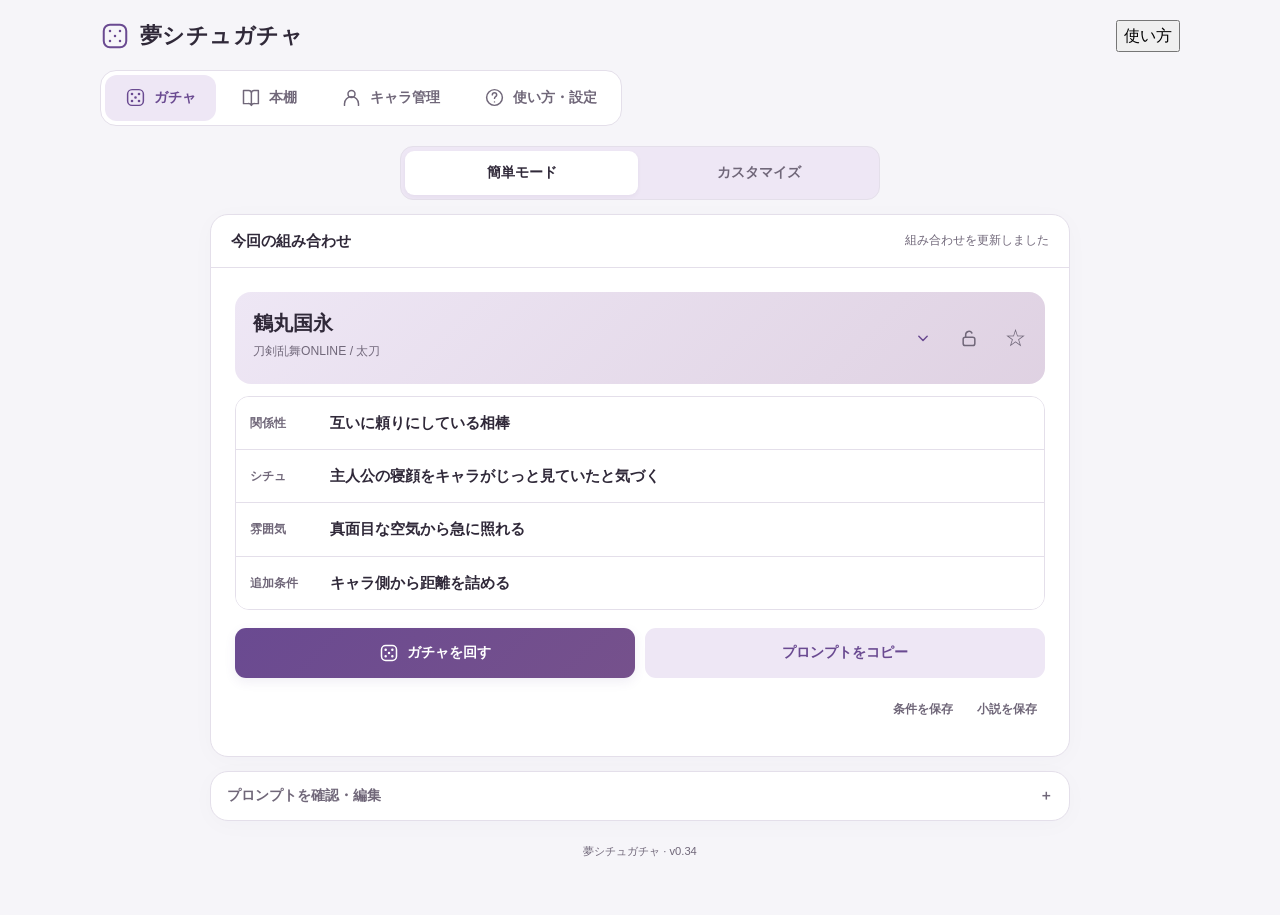
<file: index.html>
<!DOCTYPE html>
<html lang="ja"><head><meta http-equiv="Content-Type" content="text/html; charset=UTF-8">

<meta name="viewport" content="width=device-width, initial-scale=1, viewport-fit=cover">
<title>夢小説シチュガチャ</title>
<meta name="theme-color" content="#7044ad">
<meta name="mobile-web-app-capable" content="yes">
<meta name="apple-mobile-web-app-capable" content="yes">
<meta name="apple-mobile-web-app-status-bar-style" content="black-translucent">
<meta name="apple-mobile-web-app-title" content="夢シチュガチャ">
<link rel="icon" href="assets/icons/icon-192.png" type="image/png">
<link rel="apple-touch-icon" sizes="180x180" href="assets/icons/apple-touch-icon.png">
<link rel="manifest" href="site.webmanifest">
<script>try{const s=JSON.parse(localStorage.getItem("dreamGachaSettings")||"null"),m=s?.themeMode||"system";document.documentElement.dataset.theme=m==="system"?(matchMedia("(prefers-color-scheme: dark)").matches?"dark":"light"):m}catch(e){}</script>
<link rel="stylesheet" href="assets/styles.css?v=51">
<link rel="stylesheet" href="assets/mobile-ui.css?v=51">
</head>
<body>
<div class="wrap">
<header id="pageTop">
  <a class="brand" href="#" data-go-screen="gacha" aria-label="夢シチュガチャ ホーム"><svg viewBox="0 0 24 24" aria-hidden="true"><rect x="3" y="3" width="18" height="18" rx="5"/><circle cx="8" cy="8" r="1"/><circle cx="16" cy="8" r="1"/><circle cx="12" cy="12" r="1"/><circle cx="8" cy="16" r="1"/><circle cx="16" cy="16" r="1"/></svg><h1>夢シチュガチャ</h1></a>
  <button type="button" class="header-help" data-go-screen="help" aria-label="使い方と設定">使い方</button>
</header>
<nav class="tabs" aria-label="ページ切り替え" role="tablist">
  <button class="tab-btn active" id="tab-gacha" data-screen="gacha" role="tab" aria-controls="screen-gacha" aria-selected="true" tabindex="0"><svg viewBox="0 0 24 24" aria-hidden="true"><rect x="3" y="3" width="18" height="18" rx="5"/><path d="M8 8h.01M16 8h.01M12 12h.01M8 16h.01M16 16h.01"/></svg><span>ガチャ</span></button>
  <button class="tab-btn" id="tab-library" data-screen="library" role="tab" aria-controls="screen-library" aria-selected="false" tabindex="-1"><svg viewBox="0 0 24 24" aria-hidden="true"><path d="M4 4h6a3 3 0 0 1 3 3v14a4 4 0 0 0-4-2H4zM13 7a3 3 0 0 1 3-3h5v15h-4a4 4 0 0 0-4 2"/></svg><span>本棚</span></button>
  <button class="tab-btn" id="tab-manager" data-screen="manager" role="tab" aria-controls="screen-manager" aria-selected="false" tabindex="-1"><svg viewBox="0 0 24 24" aria-hidden="true"><circle cx="12" cy="8" r="4"/><path d="M4 21v-2a8 8 0 0 1 16 0v2"/></svg><span>キャラ管理</span></button>
  <button class="tab-btn" id="tab-help" data-screen="help" role="tab" aria-controls="screen-help" aria-selected="false" tabindex="-1"><svg viewBox="0 0 24 24" aria-hidden="true"><circle cx="12" cy="12" r="9"/><path d="M9.5 9a2.5 2.5 0 0 1 5 0c0 2-2.5 2-2.5 4M12 17h.01"/></svg><span>使い方・設定</span></button>
</nav>

<main>
<section class="screen" id="screen-gacha" role="tabpanel" aria-labelledby="tab-gacha" data-mode="simple">
  <div class="mode-switch" role="group" aria-label="ガチャの操作モード"><button type="button" data-gacha-mode="simple" aria-pressed="true">簡単モード</button><button type="button" data-gacha-mode="custom" aria-pressed="false">カスタマイズ</button></div>
  <section class="panel">
    <div class="panel-head"><h2>今回の組み合わせ</h2><span class="label" id="rollFeedback" role="status"></span></div>
    <div class="panel-body">
      <div id="gachaCharacterSlot"></div>
      <details class="filter-box filter-disclosure custom-only" id="gachaFilterDetails">
        <summary class="filter-title"><span><strong>抽選するキャラを絞る</strong><small id="filterSummaryMeta">条件を集計中</small></span><span class="count-badge" id="candidateCount">候補を集計中</span></summary>
        <div class="filter-content">
        <div class="world-mode-box" aria-labelledby="worldModeLabel">
          <div class="world-mode-head"><strong id="worldModeLabel">世界観モード</strong><span class="label" id="worldModeSummary"></span></div>
          <div class="world-mode-options" id="worldModeOptions">
            <button type="button" data-world-mode="canon">原作準拠</button>
            <button type="button" data-world-mode="modern">現代パロ</button>
            <button type="button" data-world-mode="school">学園パロ</button>
            <button type="button" data-world-mode="unrestricted">制限なし</button>
          </div>
          <p class="world-mode-note">選んだ世界観に合わないシチュ候補を、自動でガチャから外します。</p>
        </div>
        <div class="field shared-search">
          <label for="gachaSearch">キャラ検索 <span class="label">（管理画面と共通）</span></label>
          <input id="gachaSearch" type="text" placeholder="名前・作品・部・タグで検索">
        </div>
        <div class="filter-grid facet-grid">
          <details class="facet-filter"><summary><span>作品</span><span class="facet-summary" id="gachaWorkSummary">すべて</span></summary><div class="facet-body"><div class="facet-mode" data-facet-mode-for="work"><button type="button" data-facet-mode="include">✓ 選択</button><button type="button" data-facet-mode="exclude">× 除外</button></div><div class="facet-chips" id="gachaWorkChips"></div></div></details>
          <details class="facet-filter"><summary><span>部・シリーズ</span><span class="facet-summary" id="gachaSeriesSummary">すべて</span></summary><div class="facet-body"><div class="facet-mode" data-facet-mode-for="series"><button type="button" data-facet-mode="include">✓ 選択</button><button type="button" data-facet-mode="exclude">× 除外</button></div><div class="facet-chips" id="gachaSeriesChips"></div></div></details>
        </div>
        <div class="favorite-filter-row">
          <span class="label">お気に入り</span>
          <button type="button" class="favorite-toggle-btn" data-favorite-filter="">★ お気に入りだけ</button>
        </div>
        <details class="optional-filter height-filter-details" id="gachaHeightDetails">
          <summary class="height-filter-summary"><span>身長で絞り込む</span><span class="height-range-value" id="gachaHeightSummary">指定なし</span></summary>
          <div class="optional-filter-body height-filter-body">
            <div class="range-row"><span>最低身長</span><input id="gachaHeightMin" type="range" min="153" max="202" step="1" value="100"><output id="gachaHeightMinValue">下限なし (153cm〜)</output></div>
            <div class="range-row"><span>最高身長</span><input id="gachaHeightMax" type="range" min="153" max="202" step="1" value="260"><output id="gachaHeightMaxValue">上限なし (〜202cm)</output></div>
            <div class="shared-filter-note">両端は身長登録済みキャラの最小値〜最大値です。身長を指定すると、身長不明キャラは候補から外れます。</div>
          </div>
        </details>
        <details class="optional-filter" id="tagFilterDetails">
          <summary id="tagFilterSummary">＋ 印象タグでさらに絞り込む（任意）</summary>
          <div class="optional-filter-body">
            <div class="tag-head" style="margin-top:0">
              <label>キャラ印象タグ <span class="label">（類義語を統合済み／条件内の人数）</span></label>
              <select class="tag-mode" id="tagMode"><option value="all">選択タグすべて一致</option><option value="any">選択タグいずれか一致</option></select>
            </div>
            <div class="tag-groups" id="tagChips"></div>
          </div>
        </details>
        <details class="candidate-selector" id="candidatePreviewBox">
          <summary class="candidate-selector-summary"><span><strong id="candidatePreviewSummary">候補キャラ</strong><span class="candidate-selection-summary" id="candidateSelectionSummary">全員から抽選</span></span></summary>
          <div class="candidate-selector-content">
          <div class="candidate-selector-head">
            <strong>候補をクリックして選択</strong>
            <button type="button" class="small-btn" id="clearCandidateRules">選択・除外を解除</button>
          </div>
          <p class="candidate-selector-help">クリックで複数の抽選対象を選択できます。右クリック、または各キャラの「除外」で候補から外せます。</p>
          <div class="candidate-preview-body" id="candidatePreview"></div>
          </div>
        </details>
        <div class="filter-actions">
          <button class="small-btn" id="clearFilters">検索・作品・タグなどを解除</button>
        </div>
        </div>
      </details>

      <div class="field context-stage-picker custom-only"><label for="contextStage">舞台</label><select id="contextStage"><option value="">指定なし</option></select></div>
      <div id="contextReuseNotice" class="context-notice" hidden>保存条件に記録された補足設定を使用中です。設定集の最新版を使う場合は切り替えてください。<button type="button" class="small-btn" id="contextUseCurrent">現在の設定集に戻す</button></div>

      <div class="result-grid" id="resultGrid"></div>
      <button type="button" class="small-btn custom-only" data-character-card="">キャラのカルテ</button>
      <details id="recipeEditor" class="context-panel custom-only">
        <summary>今回の条件を編集</summary>
        <p class="manager-note">ここでの修正は今回の条件だけ。ガチャの候補一覧は変わりません。空欄もそのまま使えます。</p>
        <p id="recipeError" class="context-error" role="alert"></p>
        <div class="context-grid">
          <div class="field"><label for="recipe-relationship">関係性</label><textarea id="recipe-relationship" rows="3"></textarea></div>
          <div class="field"><label for="recipe-situation">シチュ</label><textarea id="recipe-situation" rows="3"></textarea></div>
          <div class="field"><label for="recipe-mood">雰囲気</label><textarea id="recipe-mood" rows="2"></textarea></div>
          <div class="field"><label for="recipe-extra">追加条件</label><textarea id="recipe-extra" rows="2"></textarea></div>
        </div>
        <details><summary>関係性の文を追加する</summary><p class="manager-note">押すと関係性欄へ追加します。合わない文は自由に書き直してください。</p><div class="settings-actions">
          <button type="button" class="small-btn" data-relationship-text="同僚">同僚</button><button type="button" class="small-btn" data-relationship-text="相手が先輩、夢主が後輩">先輩・後輩</button><button type="button" class="small-btn" data-relationship-text="交際前">交際前</button><button type="button" class="small-btn" data-relationship-text="互いに好意を察しているが未告白">両片想い</button><button type="button" class="small-btn" data-relationship-text="夢主から相手への片想い">夢主の片想い</button>
        </div></details>
        <div class="field"><label for="recipeSupportingSituation">補助シチュ（任意）</label><textarea id="recipeSupportingSituation" rows="2" placeholder="メインの出来事を支える小さな状況"></textarea></div>
        <details><summary>今回の夢主設定</summary>
          <p id="requestProtagonistStatus" class="manager-note"></p>
          <div class="field"><label for="requestProtagonistProfile">今回の共通設定</label><textarea id="requestProtagonistProfile" rows="4"></textarea></div>
          <div class="field"><label for="requestWorkProtagonistProfile">今回の作品別設定</label><textarea id="requestWorkProtagonistProfile" rows="4"></textarea></div>
          <button type="button" class="small-btn" id="useStandardProtagonist">標準の夢主設定に戻す</button>
        </details>
      </details>
      <div class="result-bulk-actions custom-only" aria-label="ガチャ結果の一括操作">
        <span class="result-bulk-label">一括操作</span>
        <button type="button" class="small-btn" id="lockAllResults">すべて固定</button>
        <button type="button" class="small-btn" id="unlockAllResults">固定を全解除</button>
        <button type="button" class="small-btn category-reset-btn" id="resetAllCategoryRules">カテゴリをリセット</button>
      </div>
      <div class="field custom-only" style="margin-top:14px"><label for="freeExtra">今回だけの追加指定（任意）</label><textarea id="freeExtra" placeholder="例：夢主側からは告白しない／雨で髪が濡れている"></textarea></div>
      <details id="contextPreview" class="context-panel custom-only"><summary>今回適用する設定 <span id="contextAppliedCount" class="label"></span></summary>
        <p class="manager-note">次の生成に使う内容です。変更後は「プロンプトを生成」を押してください。チェックを外すと今回だけ除外します。</p>
        <div id="contextErrors" class="context-error" role="alert" hidden></div>
        <div id="contextApplied"></div>
        <details><summary>今回の分量・視点</summary><div class="context-grid">
          <div class="field"><label for="contextOutputLength">希望文字数（空欄で指定なし）</label><input type="text" inputmode="numeric" id="contextOutputLength" placeholder="例：3000"></div>
          <div class="field"><label for="contextOutputPov">視点</label><select id="contextOutputPov"><option value="">指定なし</option><option value="protagonist">夢主視点</option><option value="character">相手キャラ視点</option><option value="third">三人称・切替可</option></select></div>
        </div><button type="button" class="small-btn" id="contextOutputSave">分量・視点を適用</button></details>
      </details>
      <button type="button" class="active-settings-link" id="activeSettingsLink" hidden></button>
      <div class="main-actions single custom-only"><button class="secondary" id="buildPrompt">プロンプトを生成</button></div>
      <div class="gacha-primary-actions"><button class="primary" id="rollAll"><svg viewBox="0 0 24 24" aria-hidden="true"><rect x="3" y="3" width="18" height="18" rx="5"/><path d="M8 8h.01M16 8h.01M12 12h.01M8 16h.01M16 16h.01"/></svg><span>ガチャを回す</span></button><button class="secondary" id="copyPrompt">プロンプトをコピー</button></div>
      <div class="library-quick-actions">
        <button class="small-btn" id="saveCurrentPreset">条件を保存</button>
        <button class="small-btn" id="updateCurrentPreset" hidden>編集中の保存条件を更新</button>
        <button class="small-btn" id="openNovelSave">小説を保存</button>
      </div>
    </div>
  </section>

  <section class="panel prompt-panel">
    <details id="promptPreview"><summary>プロンプトを確認・編集</summary>
    <div class="panel-body">
      <textarea id="output" aria-label="完成プロンプト" spellcheck="false" placeholder="「プロンプトを生成」を押すとここに表示されます。"></textarea>
      <p id="promptFreshness" class="manager-note" role="status"></p>
      <button type="button" class="small-btn" id="copyStoredPrompt" hidden>表示中の文をそのままコピー</button>
      <div class="copy-row"><span class="status" id="status" role="status"></span></div>
    </div>
    </details>
    <details id="gachaSettings" class="custom-only">
      <summary>夢主・候補・固定プロンプトの設定</summary>
      <div class="settings">
        <p class="manager-note">各候補は1行に1つ。編集内容はブラウザに保存されます。</p>
        <div class="pool-grid" id="poolGrid"></div>
        <div class="field" style="margin-top:14px"><label for="protagonistProfile">夢主設定 <span class="label">（プロンプト生成時に自動追加）</span></label><textarea id="protagonistProfile" spellcheck="false" placeholder="例：成人女性、160cm／柔らかい口調／受け身一辺倒にしない"></textarea></div>
        <section class="work-profile-editor">
          <div class="work-profile-head"><div><strong>作品別の夢主設定</strong><div class="label">選んだキャラの作品に合わせて自動追加</div></div><span class="count-badge" id="workProfileStatus">初期設定</span></div>
          <div class="field"><label for="workProfileWork">編集する作品</label><select id="workProfileWork"></select></div>
          <div class="field"><label for="workProtagonistProfile">この作品での立場・能力・生活拠点</label><textarea id="workProtagonistProfile" spellcheck="false"></textarea></div>
          <div class="settings-actions"><button type="button" class="small-btn" id="resetWorkProfile">この作品の設定を初期化</button></div>
        </section>
        <details class="context-panel" id="contextManager"><summary>文章の好み・舞台・補足設定集</summary>
          <p class="manager-note">共通の文章の好みと、条件に合う回だけ使う補足を分けて保存します。標準の固定プロンプトは変更しません。</p>
          <div class="field"><label for="contextStyle">文章の好み（すべての生成に使用）</label><textarea id="contextStyle" placeholder="例：「即答」という表現を避け、文脈に合う言い回しを使う。"></textarea></div>
          <button type="button" class="small-btn" id="contextStyleSave">文章の好みを保存</button>
          <div class="context-grid">
            <div class="field"><label for="contextFilterKind">種類で絞る</label><select id="contextFilterKind"><option value="">すべて</option><option value="stage">舞台設定</option><option value="supplement">補足設定</option><option value="protagonist">夢主の差分</option></select></div>
            <div class="field"><label for="contextFilterWork">作品で絞る</label><select id="contextFilterWork"><option value="">すべての作品</option></select></div>
          </div>
          <div id="contextEntryList" class="context-entry-list"></div>
          <button type="button" class="secondary" id="contextNew">＋ 舞台・補足・夢主の差分を追加</button>
          <div id="contextEditor" hidden>
            <div class="context-grid">
              <div class="field"><label for="contextTitle">管理名</label><input type="text" id="contextTitle" placeholder="例：ジョジョ5部の地名表記"></div>
              <div class="field"><label for="contextKind">種類</label><select id="contextKind"><option value="supplement">補足設定</option><option value="stage">舞台設定</option><option value="protagonist">夢主の差分</option></select></div>
            </div>
            <label><input type="checkbox" id="contextEnabled" checked> この設定を有効にする（外すと保存したまま停止）</label>
            <div class="field" id="contextStageModeField" hidden><label for="contextStageMode">対応する世界観モード</label><select id="contextStageMode"><option value="modern">現代パロ</option><option value="canon">原作準拠</option><option value="school">学園パロ</option><option value="unrestricted">制限なし</option></select></div>
            <div class="field" id="contextActivationField"><label for="contextActivation">適用方法</label><select id="contextActivation"><option value="auto">条件に合う回に自動適用</option><option value="manual">条件に合う回で、自分が選んだときだけ</option></select></div>
            <div class="field" id="contextProtagonistModeField" hidden><label for="contextProtagonistMode">夢主設定への反映</label><select id="contextProtagonistMode"><option value="append">共通・作品別設定に追加</option><option value="replace">共通・作品別設定を置き換える</option></select></div>
            <details class="context-scope"><summary>適用する作品・キャラ・世界観を限定</summary>
              <p class="manager-note">選択なしの項目は限定しません。異なる項目はすべて満たす場合に適用し、同じ項目の複数選択はいずれかで一致します。パソコンでは Ctrl / ⌘ を押しながら複数選べます。</p>
              <div class="context-grid">
                <div class="field"><label for="contextScope-works">作品</label><select id="contextScope-works" multiple size="4"></select><button type="button" class="small-btn" data-context-clear="works">限定を解除</button></div>
                <div class="field"><label for="contextScope-series">部・シリーズ（必要なら作品も指定）</label><select id="contextScope-series" multiple size="4"></select><button type="button" class="small-btn" data-context-clear="series">限定を解除</button></div>
                <div class="field"><label for="contextScope-characterIds">キャラ</label><select id="contextScope-characterIds" multiple size="4"></select><button type="button" class="small-btn" data-context-clear="characterIds">限定を解除</button></div>
                <div class="field" id="contextScopeModesField"><label for="contextScope-worldModes">世界観モード</label><select id="contextScope-worldModes" multiple size="4"></select><button type="button" class="small-btn" data-context-clear="worldModes">限定を解除</button></div>
                <div class="field" id="contextScopeStagesField"><label for="contextScope-stageIds">舞台設定</label><select id="contextScope-stageIds" multiple size="4"></select><button type="button" class="small-btn" data-context-clear="stageIds">限定を解除</button></div>
              </div>
            </details>
            <div class="field"><label for="contextBody">プロンプトに加える本文</label><textarea id="contextBody" placeholder="この条件で守ってほしい設定や描写を書いてください。"></textarea></div>
            <details><summary>参考資料（任意）</summary><p class="manager-note">外部のファイルは自動取得しません。名前と版だけの場合は参照指定を、抜粋も記入した場合はその本文をプロンプトに含めます。</p>
              <div class="field"><label for="contextReference-name">資料名・参照先</label><input type="text" id="contextReference-name"></div>
              <div class="field"><label for="contextReference-version">資料の版・更新日</label><input type="text" id="contextReference-version"></div>
              <div class="field"><label for="contextReference-excerpt">今回渡す資料の抜粋</label><textarea id="contextReference-excerpt"></textarea></div>
            </details>
            <div class="settings-actions"><button type="button" class="secondary" id="contextEntrySave">この設定を保存</button><button type="button" class="small-btn" id="contextCancel">編集を閉じる</button></div>
          </div>
          <p id="contextEditorStatus" class="manager-note" role="status" aria-live="polite"></p>
        </details>
        <div class="field" style="margin-top:14px"><label for="basePrompt">夢小説用の固定プロンプト</label><textarea id="basePrompt" spellcheck="false"></textarea></div>
        <div class="field"><label for="basePromptLabel">自分の版名（任意）</label><input id="basePromptLabel" type="text" placeholder="例：0132・視点の指示を調整"></div>
        <p class="manager-note" id="basePromptStatus" role="status"></p>
        <details class="prompt-version-details"><summary>配布標準との差分・保存した版</summary>
          <p class="manager-note">配布標準＝このアプリに収録された固定プロンプト。比較基準は派生元の推定ではありません。設定保存・プロンプト生成時に版を記録し、小説には生成時の版を残します。標準本文は書き換えません。</p>
          <div id="basePromptDiff"></div>
          <label for="promptVersionHistory">保存した固定プロンプト</label><select id="promptVersionHistory"></select>
          <button type="button" class="small-btn" id="usePromptVersion">選んだ版を編集欄へ戻す</button>
        </details>
        <div class="settings-actions"><button class="secondary" id="saveSettings">設定を保存</button><button class="small-btn" id="resetScenarioSettings">シチュ設定だけ初期化</button></div>
        <div class="settings-save-status" id="settingsSaveStatus" role="status" aria-live="polite"></div>
      </div>
    </details>
  </section>
</section>


<section class="screen" id="screen-library" role="tabpanel" aria-labelledby="tab-library" hidden="">
  <div class="section-nav" role="tablist" aria-label="本棚の表示"><button id="library-tab-novels" role="tab" data-library-pane="novels" aria-controls="novelArchivePanel" aria-selected="true">小説</button><button id="library-tab-presets" role="tab" data-library-pane="presets" aria-controls="presetPanel" aria-selected="false" tabindex="-1">保存した条件</button><button id="library-tab-save" role="tab" data-library-pane="save" aria-controls="novelSavePanel" aria-selected="false" tabindex="-1">新しく保存</button></div>
  <section class="panel" id="presetPanel" role="tabpanel" aria-labelledby="library-tab-presets" hidden>
    <div class="panel-head"><h2>保存した条件</h2><span class="label">気に入った組み合わせを再利用</span></div>
    <div class="panel-body">
      <div class="library-head-row">
        <div>
          <strong>条件セット</strong>
          <div class="manager-note">キャラ・関係性・シチュ・雰囲気・追加条件・自由指定をまとめて保存します。</div>
        </div>
        <button class="primary" id="savePresetFromLibrary">＋ 現在の条件を保存</button>
      </div>
      <div class="library-list" id="presetList"></div>
    </div>
  </section>

  <section class="panel" id="novelSavePanel" role="tabpanel" aria-labelledby="library-tab-save" hidden>
    <div class="panel-head"><h2>夢小説を保存</h2><span class="label">本文＋生成条件＋プロンプト</span></div>
    <div class="panel-body">
      <div class="library-snapshot" id="novelSnapshotPreview">直前に生成したプロンプトと条件を使用します</div>
      <label class="lock-label"><input id="novelSplitTitle" type="checkbox" checked> 貼り付けた1行目をタイトルにする</label>
      <div class="field" style="margin-top:10px"><label for="novelBody">小説をタイトルごと貼り付け <span class="label" id="novelBodyCount">0字</span></label><textarea id="novelBody" class="novel-body-input" spellcheck="false" placeholder="1行目：タイトル&#10;2行目以降：本文"></textarea></div>
      <p class="manager-note">タイトル・本文が空のときに自動で分離します。本文だけの場合はチェックを外してください。本文の空行は保持します。</p>
      <div class="field"><label for="novelTitle">タイトル（登録後も編集できます）</label><input id="novelTitle" type="text" placeholder="1行目から自動入力／手入力もできます"></div>
      <div class="field" style="margin-top:10px"><label for="novelGenerationAi">生成AI（任意）</label><input id="novelGenerationAi" type="text" list="novelAiChoices" placeholder="ChatGPT、Geminiなど／自由入力も可"></div>
      <div class="field" style="margin-top:10px"><label for="novelGenerationModel">モデル（任意）</label><input id="novelGenerationModel" type="text" list="novelModelChoices" placeholder="候補から選択、またはモデル名を入力"></div>
      <datalist id="novelAiChoices"><option value="ChatGPT"></option><option value="Gemini"></option><option value="Claude"></option><option value="Microsoft Copilot"></option><option value="Grok"></option><option value="DeepSeek"></option><option value="Google AI Studio"></option><option value="その他"></option></datalist>
      <datalist id="novelModelChoices"></datalist>
      <p class="manager-note">実際に生成したAI・モデルを記録します。自動取得はしません。不明なら空欄で保存でき、新旧モデル・候補にない名前も入力できます。</p>
      <details><summary>一緒に保存するプロンプトを確認</summary><p class="manager-note" id="novelSavePromptStatus"></p><textarea id="novelSavePrompt" readonly aria-label="保存する完成プロンプト"></textarea><p class="manager-note">直前の生成内容、または「小説を保存」で選んだ内容です。外部AI側だけで変更した内容は自動取得できません。</p></details>
      <div class="field" style="margin-top:10px"><label for="novelMemo">メモ（任意）</label><textarea id="novelMemo" class="novel-memo-input" placeholder="刺さったところ、後で読み返したい理由など"></textarea></div>
      <div class="library-form-actions">
        <label class="lock-label"><input type="checkbox" id="novelFavorite"> ★ お気に入り</label>
        <button class="primary" id="saveNovel">小説を保存</button>
      </div>
    </div>
  </section>

  <section class="panel" id="novelArchivePanel" role="tabpanel" aria-labelledby="library-tab-novels">
    <div class="panel-head"><h2>保存した小説</h2><span class="count-badge" id="novelCount">0本</span></div>
    <div class="panel-body">
      <div class="library-search-row">
        <input id="novelSearch" type="text" aria-label="保存した小説を検索" placeholder="タイトル・キャラ・本文を検索">
        <button type="button" class="favorite-toggle-btn" id="novelFavoriteOnly">★ お気に入りだけ</button>
      </div>
      <div class="library-list" id="novelList"></div>
    </div>
  </section>
</section>

<section class="screen" id="screen-manager" role="tabpanel" aria-labelledby="tab-manager" hidden="">
  <div class="section-nav" role="tablist" aria-label="キャラ管理の表示"><button id="manager-tab-list" role="tab" data-manager-pane="list" aria-controls="characterListPanel" aria-selected="true">一覧</button><button id="manager-tab-works" role="tab" data-manager-pane="works" aria-controls="workPanel" aria-selected="false" tabindex="-1">作品</button><button id="manager-tab-add" role="tab" data-manager-pane="add" aria-controls="characterFormPanel" aria-selected="false" tabindex="-1">追加</button><button id="manager-tab-files" role="tab" data-manager-pane="files" aria-controls="ioPanel" aria-selected="false" tabindex="-1">ファイル</button></div>
  <section class="panel" id="characterListPanel" role="tabpanel" aria-labelledby="manager-tab-list">
    <div class="panel-head"><h2>キャラ管理</h2></div>
    <div class="panel-body">
      <div class="stats">
        <div class="stat"><div class="n" id="statTotal">0</div><div class="t">登録キャラ</div></div>
        <div class="stat"><div class="n" id="statActive">0</div><div class="t">ガチャ対象</div></div>
        <div class="stat"><div class="n" id="statArchived">0</div><div class="t">お休み中</div></div>
        <div class="stat"><div class="n" id="statFavorite">0</div><div class="t">お気に入り</div></div>
      </div>

      <div class="manage-filters compact">
        <input id="manageSearch" type="text" aria-label="登録キャラを検索（ガチャの抽選条件と共通）" placeholder="名前・作品で検索">
        <select id="manageSort" aria-label="キャラの並び順">
          <option value="work">並び：作品・シリーズ順</option>
          <option value="name-asc">名前：あ→ん</option>
          <option value="name-desc">名前：ん→あ</option>
          <option value="height-asc">身長：低→高</option>
          <option value="height-desc">身長：高→低</option>
          <option value="favorite">★ お気に入り優先</option>
          <option value="registered">登録順</option>
        </select>
      </div>
      <details class="manager-filter-details"><summary>作品・シリーズ・身長で絞る</summary>
      <div class="filter-grid facet-grid manager-facets">
        <details class="facet-filter"><summary><span>作品で絞り込む</span><span class="facet-summary" id="manageWorkSummary">すべて</span></summary><div class="facet-body"><div class="facet-mode" data-facet-mode-for="work"><button type="button" data-facet-mode="include">✓ 選択</button><button type="button" data-facet-mode="exclude">× 除外</button></div><div class="facet-chips" id="manageWorkChips"></div></div></details>
        <details class="facet-filter"><summary><span>部・シリーズで絞り込む</span><span class="facet-summary" id="manageSeriesSummary">すべて</span></summary><div class="facet-body"><div class="facet-mode" data-facet-mode-for="series"><button type="button" data-facet-mode="include">✓ 選択</button><button type="button" data-facet-mode="exclude">× 除外</button></div><div class="facet-chips" id="manageSeriesChips"></div></div></details>
      </div>

      <details class="optional-filter height-filter-details" id="manageHeightDetails">
        <summary class="height-filter-summary"><span>身長で絞り込む <span class="label">（ガチャと共通）</span></span><span class="height-range-value" id="manageHeightSummary">指定なし</span></summary>
        <div class="optional-filter-body height-filter-body">
          <div class="range-row"><span>最低身長</span><input id="manageHeightMin" type="range" min="153" max="202" step="1" value="100"><output id="manageHeightMinValue">下限なし (153cm〜)</output></div>
          <div class="range-row"><span>最高身長</span><input id="manageHeightMax" type="range" min="153" max="202" step="1" value="260"><output id="manageHeightMaxValue">上限なし (〜202cm)</output></div>
          <div class="shared-filter-note">両端は身長登録済みキャラの最小値〜最大値に自動調整されます。</div>
        </div>
      </details>

      </details>
      <div class="status-filter" id="manageStatusButtons">
        <span class="label">絞り込み</span>
        <button type="button" class="status-filter-btn" data-manage-status="active">ガチャ対象</button>
        <button type="button" class="status-filter-btn" data-manage-status="archived">お休み中</button>
        <button type="button" class="favorite-toggle-btn" data-favorite-filter="">★ お気に入り</button>
        <button type="button" class="small-btn" id="clearSharedManagerFilters">共通検索条件を解除</button>
      </div>
      <details class="bulk-actions"><summary>まとめて操作 <span id="bulkSelectionSummary"></span></summary><div class="bulkbar">
        <label class="lock-label"><input class="select-all" id="selectAllVisible" type="checkbox"> 検索結果を全選択</label>
        <span class="selected-count" id="selectedCount">0件選択</span>
        <button class="favorite-btn active" id="bulkFavorite">★ お気に入り</button>
        <button class="favorite-btn" id="bulkUnfavorite">☆ お気に入り解除</button>
        <button class="small-btn" id="bulkArchive">お休みにする</button>
        <button class="ok-btn" id="bulkRestore">ガチャに戻す</button>
        <button class="danger-btn" id="bulkDelete">削除</button>
      </div>

      </details>
      <details id="orphanCharacterNotes" hidden><summary>未登録キャラのカルテ</summary><p class="manager-note">キャラが一覧にいなくても記録は残っています。開いて対象キャラを変更できます。</p><div id="orphanCharacterNoteList"></div></details>
      <div class="pager-note" id="manageCount">表示 0件 / 全0件</div>
      <div class="character-table" id="characterTable"></div>
      <button type="button" class="small-btn load-more" id="manageMore" hidden>さらに表示</button>
      <details class="advanced-import" id="favoriteRepair"><summary>旧初期お気に入り67件の確認・修復</summary><div>
        <p class="io-note">2026年9月13日の修正で、キャラのお気に入りは端末ごとに一度だけ0件に戻します。以後、自分で付けたお気に入りは維持します。お休み状態・小説のお気に入りは変更しません。</p>
        <p class="io-note">古いバックアップを復元した場合などに使えます。下のチェックは「解除するキャラ」です。残したいキャラのチェックを外してください。「自分で設定」は最初から未選択です。旧67件と同じキャラでも、以前ご自身で登録した可能性があるため確認してください。</p>
        <div id="legacyFavoriteList"></div>
        <button type="button" class="danger-btn" id="repairLegacyFavorites">チェックしたキャラだけお気に入り解除</button>
      </div></details>
    </div>
  </section>


  <section class="panel" id="workPanel" role="tabpanel" aria-labelledby="manager-tab-works" hidden>
    <div class="panel-head"><h2>ガチャに出すキャラ</h2><span class="count-badge" id="workSummary"></span></div>
    <div class="panel-body">
      <p class="manager-note">作品を開いて、キャラをタップするとガチャに出す／お休みを切り替えられます。色が付いているキャラがガチャに出ます。</p>
      <div class="work-list" id="workList"></div>
    </div>
  </section>

  <section class="panel" id="ioPanel" role="tabpanel" aria-labelledby="manager-tab-files" tabindex="-1" hidden>
    <div class="panel-head"><h2>キャラファイル</h2><span class="label">JSONでインポート / エクスポート</span></div>
    <div class="panel-body">
      <div class="io-box">
        <div>
          <h3 style="margin:0 0 8px;font-size:.95rem">書き出し</h3>
          <p class="io-note">キャラ名だけでなく、作品・部/シリーズ・タグ・身長・身長の確認状態/出典・お気に入り・お休み状態までまとめて保存します。</p>
          <div class="io-actions" style="margin-top:10px">
            <button class="secondary" id="exportAll">全キャラを書き出す</button>
            <button class="small-btn" id="exportSelected">選択中を書き出す</button>
            <button class="small-btn" id="exportTemplate">ChatGPT用テンプレート</button>
          </div>
        </div>
        <div>
          <h3 style="margin:0 0 8px;font-size:.95rem">読み込み</h3>
          <p class="io-note">ChatGPTに作らせたJSONもそのまま読み込めます。作品を更新するときは「作品単位で置換」を選ぶと、ほかの作品やお気に入り状態を維持できます。</p>
          <div class="import-options">
            <div class="field"><label for="importMode">読み込み方法</label><select id="importMode"><option value="work-replace">作品単位で置換（おすすめ）</option><option value="merge">追加・更新（同名＋同作品は更新）</option></select></div>
            <button class="primary" id="importButton">JSONを読み込む</button>
          </div>
          <details class="advanced-import"><summary>高度な操作</summary><div><p class="io-note">全作品のキャラ一覧をファイル内容だけで置き換えます。通常の作品更新には使用しません。</p><button type="button" class="danger-btn" id="importReplaceAllButton">全キャラを置換するJSONを選ぶ</button></div></details>
          <input id="importFile" type="file" accept=".json,application/json" hidden="">
        </div>
      </div>
      <div class="schema-box">
        <div class="schema-guide-head">
          <div><strong>ChatGPTでキャラをまとめて追加</strong><p class="io-note">作品名を指定する依頼文、JSON形式、使用できるタグを使い方ページで確認できます。</p></div>
          <div class="schema-guide-actions">
            <button type="button" class="small-btn" id="copySchemaPrompt">作成用プロンプトをコピー</button>
            <button type="button" class="help-action compact" data-go-screen="help" data-scroll-target="help-character-json">❓ 詳しい使い方</button>
          </div>
        </div>
      </div>
    </div>
  </section>

  <section class="panel" id="characterFormPanel" role="tabpanel" aria-labelledby="manager-tab-add" hidden>
    <div class="panel-head"><h2 id="formTitle">キャラを追加</h2><span class="label">作品名・タグは自由入力</span></div>
    <div class="panel-body">
      <p class="manager-note">印象タグは共通候補からクリックして選べます。★お気に入りもキャラ情報として保存されます。身長は公称値を確認できたものだけ数値登録し、確認できないキャラは「不明」としています。手動で身長を書き換えると「手動登録（未検証）」になります。</p>
      <div class="manager-form">
        <div class="field"><label for="charName">キャラ名</label><input id="charName" type="text" placeholder="例：東方仗助"></div>
        <div class="field"><label for="charWork">作品</label><input id="charWork" type="text" list="workSuggestions" placeholder="例：ジョジョの奇妙な冒険"><datalist id="workSuggestions"></datalist></div>
        <div class="field"><label for="charSeries">部・シリーズ</label><input id="charSeries" type="text" list="seriesSuggestions" placeholder="例：4部"><datalist id="seriesSuggestions"></datalist></div>
        <div class="field"><label for="charHeight">身長</label><input id="charHeight" type="text" placeholder="例：178cm／175→180cm"></div>
        <div class="field"><label>お気に入り</label><label class="lock-label" style="min-height:42px"><input id="charFavorite" type="checkbox"> ★ お気に入りにする</label></div>
        <div class="field full"><label for="charTags">印象タグ <span class="label">（候補をクリックして選択）</span></label><input id="charTags" type="text" readonly placeholder="タグ未選択"><div class="tag-picker-compact" id="charTagPicker"></div></div>
        <div class="form-actions full"><button class="primary" id="saveCharacter">＋ キャラを追加</button></div>
      </div>
    </div>
  </section>
</section>

<section class="screen help-screen" id="screen-help" role="tabpanel" aria-labelledby="tab-help" hidden="">
  <section class="panel"><div class="panel-head"><h2>表示設定</h2></div><div class="panel-body appearance-settings"><label class="theme-control" for="themeMode"><span>配色</span><select id="themeMode" aria-label="画面の配色"><option value="system">端末設定</option><option value="light">ライト</option><option value="dark">ダーク</option></select></label><button type="button" class="small-btn" id="reloadApp">最新版を読み込む</button></div></section>
  <section class="help-hero">
    <div>
      <div class="eyebrow">QUICK START</div>
      <h2>はじめての使い方</h2>
      <p>「簡単」で好きなキャラを選んで、シチュエーションを回すところから始められます。</p>
    </div>
    <button type="button" class="primary" data-go-screen="gacha">ガチャを開く</button>
  </section>

  <nav class="help-local-nav" aria-label="使い方ページ内メニュー">
    <a href="#help-basic">基本の流れ</a>
    <a href="#help-details">各ページの詳細</a>
    <a href="#help-character-json">キャラファイル作成</a>
    <a href="#help-faq">よくある質問</a>
  </nav>

  <section class="panel help-section" id="help-basic">
    <div class="panel-head"><h2>基本の流れ</h2><span class="label">まずはこの4ステップ</span></div>
    <div class="panel-body help-steps">
      <article class="help-step">
        <span class="step-number">1</span>
        <div><h3>好きなキャラを選ぶ</h3><p>「キャラを選ぶ」から名前や作品で探します。お休み中のキャラも検索で見つかり、選ぶとガチャに戻ります。選んだキャラは自動で固定されます。★を付けると次から見つけやすくなります。</p><button type="button" class="help-action" data-go-screen="gacha">ガチャを開く</button></div>
      </article>
      <article class="help-step">
        <span class="step-number">2</span>
        <div><h3>シチュエーションを回す</h3><p>「シチュを回す」で、キャラをそのままに条件を抽選します。キャラもおまかせにするなら、キャラの「固定」を外します。</p></div>
      </article>
      <article class="help-step">
        <span class="step-number">3</span>
        <div><h3>コピーして生成AIで使う</h3><p>「プロンプトをコピー」で現在の条件から依頼文を作れます。条件の固定、夢主設定、追加指定は「カスタマイズ」で調整できます。モードを切り替えても設定は保たれます。</p></div>
      </article>
      <article class="help-step">
        <span class="step-number">4</span>
        <div><h3>条件や小説を保存する</h3><p>気に入った条件セットと、生成AIで作った小説本文を「本棚」へ保存できます。「小説」「保存した条件」「新しく保存」のタブで切り替えます。</p><button type="button" class="help-action" data-go-screen="library">本棚を開く</button></div>
      </article>
    </div>
  </section>

  <section class="panel help-section" id="help-details">
    <div class="panel-head help-details-head"><div><span class="eyebrow">DETAILS</span><h2>各ページの詳細仕様</h2></div><span class="label">ページごとの機能を確認</span></div>
    <div class="panel-body help-detail-grid">
      <article class="help-detail-card">
        <div class="help-card-icon">🎲</div><h3>ガチャ</h3>
        <ul><li>キャラ・関係性・シチュ・雰囲気・追加条件を抽選します。</li><li>「簡単」は選んで回す操作に、「カスタマイズ」は条件ごとの固定・抽選・設定に使います。</li><li>「キャラを選ぶ」では、抽選の絞り込み条件にかかわらず、利用中のキャラから直接選べます。</li><li>世界観モードを選ぶと、原作・現代・学園に合わないシチュを自動で外します。</li><li>固定した項目は、次の一括ガチャでも変わりません。</li><li>作品・部／シリーズは複数選択できます。PCでは右クリック、スマホでは「除外」モードで候補から外せます。</li><li>候補キャラはクリックで複数選択、右クリックまたは「除外」で抽選対象から外せます。</li><li>「選ぶ・カテゴリ」では結果の直接選択やカテゴリ単位の絞り込みができます。</li><li>抽選候補の検索条件はキャラ管理と共通です。</li></ul>
        <button type="button" class="help-action" data-go-screen="gacha">🎲 ガチャへ</button>
      </article>
      <article class="help-detail-card">
        <div class="help-card-icon">📚</div><h3>本棚</h3>
        <ul><li>条件セットは現在の組み合わせと追加指定をまとめて保存します。</li><li>夢小説は本文・文字数・生成条件・プロンプト・メモを一緒に保存します。</li><li>保存した条件は「この条件を使う」からガチャへ戻して再利用できます。</li><li>小説はタイトルや本文などで検索し、お気に入りだけにも絞れます。</li></ul>
        <button type="button" class="help-action" data-go-screen="library">本棚へ</button>
      </article>
      <article class="help-detail-card">
        <div class="help-card-icon">👤</div><h3>キャラ管理</h3>
        <ul><li>「一覧」「作品」「追加」「ファイル」のタブで操作を切り替えます。「作品」では、作品ごとにガチャへ出すキャラをタップで選べます。登録済みキャラは一覧の「編集」から変更できます。</li><li>★ お気に入りは好きなキャラを見つけやすくする印です。</li><li>「お休み」にしたキャラは一覧に残り、ガチャには出ません。「お休み中」で絞って「ガチャに戻す」で戻せます。</li><li>一覧は40件ずつ表示します。「検索結果を全選択」は、まだ表示していない検索結果も含めて選びます。</li><li>チェックした複数キャラを「まとめて操作」でお気に入り・お休み・ガチャに戻すをまとめて行えます。</li><li>作品単位のJSON置換では、ほかの作品とお気に入り・お休み状態を維持します。</li><li>全キャラ置換は「高度な操作」の中にあります。アプリ全体のバックアップは使い方ページにあります。</li></ul>
        <button type="button" class="help-action" data-go-screen="manager">👤 キャラ管理へ</button>
      </article>
    </div>
  </section>

  <section class="panel help-section character-json-guide" id="help-character-json">
    <div class="panel-head character-json-head"><div><span class="eyebrow">CHATGPT + JSON</span><h2>ChatGPTでキャラファイルを作る</h2></div><span class="label">作品単位でまとめて追加</span></div>
    <div class="panel-body">
      <p class="guide-lead">作品名を入力して依頼文をコピーし、ChatGPTへ送ります。返ってきたJSONをファイルとして保存したら、キャラ管理の「JSONを読み込む」から追加できます。</p>

      <ol class="import-steps">
        <li><strong>作品名を入力</strong><span>正式な作品名を入力します。</span></li>
        <li><strong>依頼文をコピー</strong><span>男性キャラの調査条件・JSON形式・許可タグがまとめて入ります。</span></li>
        <li><strong>JSONで保存</strong><span>ChatGPTの回答を説明文なしの <code>.json</code> ファイルとして保存します。</span></li>
        <li><strong>追加・更新で読み込む</strong><span>最初は既存キャラを残せる「追加・更新」がおすすめです。</span></li>
      </ol>

      <div class="prompt-maker">
        <div class="field"><label for="characterResearchWork">調べたい作品名</label><input id="characterResearchWork" type="text" placeholder="例：ジョジョの奇妙な冒険"></div>
        <div class="field"><label for="characterResearchPromptPreview">ChatGPTへ送る依頼文</label><textarea id="characterResearchPromptPreview" class="research-prompt" readonly></textarea></div>
        <div class="prompt-maker-actions">
          <button type="button" class="primary" id="copyCharacterResearchPrompt">📋 この依頼文をコピー</button>
          <button type="button" class="help-action compact" id="downloadCharacterTemplateFromHelp">📄 空のJSONテンプレート</button>
        </div>
      </div>

      <div class="guide-grid">
        <section class="guide-card">
          <h3>JSONの基本形式</h3>
          <pre class="json-example"><code>{
  "schema": "dream-gacha.characters",
  "version": 2,
  "work": "作品名",
  "heightDefaults": { "status": "verified", "source": "出典名またはURL" },
  "characters": [
    { "name": "キャラ名", "series": "部・シリーズ", "tags": ["冷静", "知的"], "height": 180 },
    { "name": "身長不明のキャラ", "tags": ["明るい"] },
    { "name": "ガチャから外すキャラ", "tags": ["寡黙"], "gacha": false }
  ]
}</code></pre>
        </section>
        <section class="guide-card">
          <h3>書き方のルール</h3>
          <ul><li>1ファイルに1作品です。作品名は先頭の <code>work</code> に1回だけ書きます。</li><li>身長は <code>"height": 180</code> のように数値だけで書けます。出典は <code>heightDefaults</code> にまとめます。</li><li>公称値が見つからなければ推測せず、<code>height</code> を省略します。</li><li>媒体で値が違うときだけ <code>{ "cm": 180, "text": "180cm（アニメ）／178cm（原作）" }</code> のように書きます。</li><li><code>"gacha": false</code> のキャラは「お休み」として読み込まれ、ガチャに出ません。</li><li>以前の形式（version 1）のファイルもそのまま読み込めます。</li></ul>
        </section>
      </div>

      <section class="allowed-tags-box">
        <div class="allowed-tags-head"><h3>使用できる印象タグ</h3><span class="label">一覧にないタグは読み込み時に除外されます</span></div>
        <div class="allowed-tag-groups" id="allowedTagGuide"></div>
      </section>

      <div class="import-caution"><strong>読み込む前に確認</strong><p>ChatGPTの調査結果には誤りが含まれる場合があります。人数、名前、部・シリーズ、身長と出典を確認してから読み込んでください。普段の更新は「作品単位で置換」を使います。全キャラ置換は現在の一覧全体を置き換えるため、「高度な操作」に分けています。</p></div>
      <button type="button" class="help-action" data-go-screen="manager" data-scroll-target="ioPanel">👤 キャラファイルの読み込みへ</button>
    </div>
  </section>

  <section class="panel help-section data-guide">
    <div class="panel-head"><h2>データの保存と引っ越し</h2><span class="label">大切な作品を守るために</span></div>
    <div class="panel-body">
      <p>キャラ・設定・保存した小説は、このサイトを開いているブラウザ内に保存されます。別の端末やブラウザには自動で移りません。</p>
      <p><strong>ブラウザのデータを消す前や端末を替える前に、完全バックアップを書き出してください。</strong> 新しい環境でそのファイルを復元すると、まとめて引き継げます。</p>
      <div class="backup-box help-backup-box">
        <h3>完全バックアップ</h3>
        <p class="io-note">キャラ・お休み状態・お気に入り・タグ・身長・シチュ候補・固定プロンプト・夢主設定・現在のガチャ条件・保存した小説を、ひとつのファイルにまとめます。</p>
        <div class="backup-actions">
          <button type="button" class="secondary" id="exportFullBackup">バックアップを書き出す</button>
          <button type="button" class="primary" id="importFullBackup">バックアップを復元</button>
        </div>
        <div class="backup-restore-status" id="backupRestoreStatus" role="status" aria-live="polite">復元すると、ブラウザ設定と夢小説の件数をここに表示します。</div>
        <input id="fullBackupFile" type="file" accept=".json,application/json" hidden="">
      </div>
    </div>
  </section>

  <section class="panel help-section" id="help-faq">
    <div class="panel-head"><h2>よくある質問</h2><span class="label">FAQ</span></div>
    <div class="panel-body faq-list">
      <details><summary>お気に入りとお休みはどう違いますか？</summary><p>お気に入りは、好きなキャラだけに絞り込むための印です。お休みはキャラを消さずにガチャに出さないようにする機能です。</p></details>
      <details><summary>お休みにしたキャラは消えますか？</summary><p>消えません。キャラ管理の「作品」でキャラをタップするか、一覧を「お休み中」で絞り込んで「ガチャに戻す」を押すとガチャに戻せます。</p></details>
      <details><summary>「カテゴリを選ぶ」と「除外」の違いは？</summary><p>カテゴリ名を選ぶと、その1カテゴリだけを候補にします。「除外」は指定したカテゴリを候補から外し、複数同時に設定できます。</p></details>
      <details><summary>候補キャラの選択と除外はどう使いますか？</summary><p>通常クリックしたキャラは複数まとめて抽選対象にできます。右クリック、またはキャラ横の「除外」を押すと、そのキャラを抽選対象から外せます。スマホでは「除外」ボタンを使ってください。</p></details>
      <details><summary>ガチャ結果の「固定」とは？</summary><p>固定した項目は「固定以外を全部ガチャ」を押しても残ります。画面上の「固定を全解除」でまとめて戻せます。</p></details>
      <details><summary>夢主設定はどこに入りますか？</summary><p>ガチャ画面下部の設定欄に入力します。「プロンプトを生成」したとき、固定プロンプトとは別の「夢主設定」として自動で入ります。</p></details>
      <details><summary>作品別の夢主設定はどう使われますか？</summary><p>選ばれたキャラの作品に対応する設定だけが、共通の夢主設定の後へ自動で入ります。作品ごとに立場・能力・生活拠点を変えられ、不要な作品では空欄にできます。</p></details>
      <details><summary>世界観モードを変えると何が変わりますか？</summary><p>原作準拠では電車・スマホ・コンビニなど現代専用のシチュを外します。現代パロと学園パロでは、それぞれの候補とどの世界でも使える候補を抽選します。「制限なし」はすべての候補を使います。</p></details>
      <details><summary>保存した小説や設定は外部に送信されますか？</summary><p>このサイトの保存機能はブラウザ内を使います。サイト側のサーバーへ作品を保存する仕組みはありません。</p></details>
      <details><summary>別のスマホやパソコンでも続きから使えますか？</summary><p>この使い方ページで完全バックアップを書き出し、移動先のブラウザで復元してください。</p></details>
      <details><summary>作品のキャラJSONだけを更新できますか？</summary><p>キャラ管理の読み込み方法で「作品単位で置換」を選び、1作品だけが入ったJSONを読み込んでください。ほかの作品と、同じキャラのお気に入り・お休み状態は維持されます。</p></details>
    </div>
  </section>
</section>
</main>
<footer>夢シチュガチャ · v0.34</footer>
</div>
<div class="quick-nav" id="managerQuickNav" aria-label="キャラ管理クイック移動" hidden="">
  <button type="button" id="jumpTop">↑ 上へ</button>
  <button type="button" id="jumpIO">↓ 入出力へ</button>
</div>

<div class="novel-modal" id="novelModal" hidden="">
  <div class="novel-dialog" role="dialog" aria-modal="true" aria-labelledby="novelViewTitle">
    <div class="choice-head">
      <div><div class="choice-title" id="novelViewTitle">夢小説</div><div class="novel-view-meta" id="novelViewMeta"></div></div>
      <div class="novel-dialog-actions"><button type="button" class="small-btn" id="startNovelEdit">編集</button><button type="button" class="choice-close" id="novelViewClose" aria-label="閉じる">×</button></div>
    </div>
    <div class="novel-dialog-content" id="novelDialogContent">
    <div id="novelViewRead"><div class="novel-view-body" id="novelViewBody"></div></div>
    <div class="novel-view-actions" id="novelViewActions"><button type="button" class="small-btn" id="copyNovelFromView">コピー</button><button type="button" class="small-btn" id="exportNovelFromView">TXTを書き出す</button><button type="button" class="small-btn" id="favoriteNovelFromView">☆ お気に入り</button></div>
    <details class="novel-view-details"><summary>アノテーション用に書き出す</summary>
      <p class="manager-note">本文TXTは夢アノテーターの「新規作品 → ファイル」から追加できます。タイトルやプロンプトは本文に混ぜません。</p>
      <button type="button" class="small-btn" id="exportNovelBody">本文だけTXT</button>
      <button type="button" class="small-btn" id="exportNovelJson">本文＋プロンプト・版情報JSON</button>
      <p class="manager-note">JSONはAI分析・保管用です。現行アノテーターのJSON復元には非対応です（既存作品の全置換・OLD/NEWへの変換を避けるため）。版情報はこのJSONと夢ガチャ側で保持します。</p>
    </details>
    <div class="novel-edit-panel" id="novelEditPanel" hidden="">
      <div class="field"><label for="novelEditTitle">タイトル</label><input id="novelEditTitle" type="text"></div>
      <div class="field" style="margin-top:10px"><label for="novelEditGenerationAi">生成AI（任意）</label><input id="novelEditGenerationAi" type="text" list="novelAiChoices" placeholder="候補から選択、または自由入力"></div>
      <div class="field" style="margin-top:10px"><label for="novelEditGenerationModel">モデル（任意）</label><input id="novelEditGenerationModel" type="text" list="novelEditModelChoices" placeholder="不明なら空欄／自由入力も可"></div>
      <datalist id="novelEditModelChoices"></datalist>
      <div class="field" style="margin-top:10px"><label for="novelEditBody">本文 <span class="label" id="novelEditCount">0字</span></label><textarea id="novelEditBody" class="novel-body-input" spellcheck="false"></textarea></div>
      <div class="field" style="margin-top:10px"><label for="novelEditMemo">メモ（任意）</label><textarea id="novelEditMemo" class="novel-memo-input"></textarea></div>
      <div class="library-form-actions"><button type="button" class="danger-btn" id="deleteNovelFromEdit">削除</button><button type="button" class="small-btn" id="cancelNovelEdit">キャンセル</button><button type="button" class="primary" id="saveNovelEdit">変更を保存</button></div>
    </div>
    <details class="novel-view-details">
      <summary>生成条件・プロンプトを見る</summary>
      <div class="novel-detail-grid" id="novelViewConditions"></div>
      <div id="novelViewPromptInfo"></div>
      <textarea id="novelViewPrompt" readonly></textarea>
    </details>
    </div>
  </div>
</div>
<div class="choice-modal" id="choiceModal" hidden="">
  <div class="choice-dialog" role="dialog" aria-modal="true" aria-labelledby="choiceTitle">
    <div class="choice-head"><div class="choice-title" id="choiceTitle">候補から選ぶ</div><button type="button" class="choice-close" id="choiceClose" aria-label="閉じる">×</button></div>
    <div class="choice-search-wrap"><input id="choiceSearch" type="text" aria-label="候補を検索" placeholder="名前・作品で検索" autocomplete="off"></div>
    <div id="quickChoiceFilters" class="quick-choice-filters" hidden><select id="quickChoiceWork" aria-label="キャラの作品"><option value="">すべての作品</option></select><button type="button" class="favorite-toggle-btn" id="quickChoiceFavorite" aria-pressed="false">☆ お気に入り</button></div>
    <details class="choice-category-wrap" id="choiceCategoryWrap" hidden><summary>カテゴリを選択・除外</summary>
      <div class="choice-category-headline">
        <div class="choice-category-title" id="choiceCategoryTitle">カテゴリ</div>
        <button type="button" class="choice-category-clear" id="choiceCategoryClear">すべて解除</button>
      </div>
      <div class="choice-category-summary" id="choiceCategorySummary" aria-live="polite">絞り込みなし</div>
      <div class="choice-category-chips" id="choiceCategoryChips"></div>
      <div class="choice-category-help">カテゴリ名を押すとそのカテゴリだけに絞り込みます。「除外」で複数カテゴリを候補から外せます。</div>
    </details>
    <div class="choice-note" id="choiceNote">選択後も残すときは「固定」をオンにします。</div>
    <div class="choice-list" id="choiceList"></div>
    <button type="button" class="choice-manage-works" id="choiceManageWorks" hidden>見つからないキャラは「キャラ管理 → 作品」でガチャに出せます <span aria-hidden="true">→</span></button>
  </div>
</div>
<div class="toast" id="toast" role="status" aria-live="polite"></div>
<dialog id="characterCardDialog" class="character-card-dialog" aria-labelledby="characterCardTitle"></dialog>

<script src="src/app-data.js?v=53"></script>
<script src="src/app-context.js?v=48"></script>
<script src="src/app-domain.js?v=49"></script>
<script src="src/app-prompts.js?v=48"></script>
<script src="src/app-storage.js?v=53"></script>
<script src="src/app-ui.js?v=46"></script>
<script src="src/character-format.js?v=50"></script>
<script src="data/character-data.generated.js?v=526a2565f529"></script>
<script src="src/seed-data.js?v=53"></script>
<script src="src/stage-presets.js?v=52"></script>
<script src="src/app-context-ui.js?v=48"></script>
<script src="src/app-character-card-ui.js?v=48"></script>
<script src="src/app-recipe.js?v=49"></script>
<script src="src/app-works-ui.js?v=51"></script>
<script src="src/app-experience.js?v=50"></script>
<script src="src/app.js?v=52"></script>


</body></html>
</file>
<file: assets/styles.css>
:root{
  --bg:#f7f4fb;--panel:#fff;--panel2:#faf8fd;--text:#292331;--muted:#766d7f;
  --line:#e8e0ef;--accent:#7653a6;--accent2:#b06b95;--soft:#efe7f8;--danger:#a94f62;
  --ok:#4e7c65;--shadow:0 12px 36px rgba(52,33,72,.08);--radius:20px;
  --surface:#fff;--panel-alpha:rgba(255,255,255,.92);--surface-soft:#faf8fc;--surface-accent:#f7f1fb;--surface-danger:#fff1f4;--surface-warm:#fffaf0;--surface-ok:#f0f8f3;--glow1:#f0e7fa;--glow2:#fbeaf2
}
*{box-sizing:border-box}
html{scroll-behavior:smooth}
body{
  margin:0;min-height:100vh;color:var(--text);line-height:1.65;
  font-family:-apple-system,BlinkMacSystemFont,"Segoe UI","Hiragino Sans","Yu Gothic",Meiryo,sans-serif;
  background:radial-gradient(circle at 10% 0%,var(--glow1) 0,transparent 30%),
             radial-gradient(circle at 100% 20%,var(--glow2) 0,transparent 28%),var(--bg);
  padding-bottom:calc(32px + env(safe-area-inset-bottom))
}
button,input,select,textarea{font:inherit;min-width:0}
button{cursor:pointer;-webkit-tap-highlight-color:transparent}
button:focus-visible,a:focus-visible,summary:focus-visible,input:focus-visible,select:focus-visible,textarea:focus-visible{outline:3px solid rgba(118,83,166,.3);outline-offset:3px}
.wrap{width:min(1080px,calc(100% - 28px));margin:0 auto}
header{padding:28px 0 14px}
.eyebrow{color:var(--accent);font-size:.76rem;font-weight:900;letter-spacing:.16em;text-transform:uppercase}
h1{margin:2px 0 0;font-size:clamp(1.8rem,5vw,3rem);line-height:1.18;letter-spacing:-.03em}
.lead{margin:8px 0 0;color:var(--muted);max-width:780px}
.tabs{display:flex;gap:8px;margin:14px 0 2px;position:sticky;top:0;z-index:20;padding:8px 0;background:linear-gradient(var(--bg) 72%,transparent)}
.tab-btn{border:1px solid var(--line);background:var(--panel-alpha);min-height:44px;padding:10px 16px;border-radius:999px;font-size:.88rem;font-weight:900;color:var(--muted);box-shadow:0 5px 18px rgba(52,33,72,.05);white-space:nowrap}
.tab-btn.active{background:var(--accent);border-color:var(--accent);color:#fff}
.screen[hidden]{display:none!important}
.panel{background:var(--panel-alpha);border:1px solid rgba(232,224,239,.95);border-radius:var(--radius);box-shadow:var(--shadow);overflow:hidden;margin-top:16px;backdrop-filter:blur(10px)}
.panel-head{display:flex;align-items:center;justify-content:space-between;gap:12px;padding:17px 20px;border-bottom:1px solid var(--line)}
.panel-head h2{font-size:1rem;margin:0}
.panel-body{padding:20px}
.gacha-top-actions{display:flex;align-items:center;gap:12px;margin-bottom:14px;padding:11px 12px;border:1px solid #d9cae7;border-radius:16px;background:linear-gradient(135deg,#f4ecfb,#fff8fc)}
.gacha-top-actions .primary{min-width:min(320px,100%)}
.gacha-top-actions span{color:var(--muted);font-size:.76rem;font-weight:800}
.label{font-size:.78rem;color:var(--muted);font-weight:800;letter-spacing:.03em}
.field label{display:block;margin-bottom:6px;font-size:.82rem;font-weight:900}
input[type=text],select,textarea{width:100%;border:1px solid var(--line);border-radius:12px;background:var(--surface);color:var(--text);outline:none}
input[type=text],select{padding:10px 11px;font-size:.86rem;text-overflow:ellipsis}
textarea{resize:vertical;padding:13px}
input:focus,select:focus,textarea:focus{border-color:#bba8ce;box-shadow:0 0 0 3px rgba(118,83,166,.09)}
.filter-box{background:linear-gradient(135deg,#fbf9fe,#fff8fb);border:1px solid var(--line);border-radius:16px;padding:15px;margin-bottom:15px}
.filter-title{display:flex;align-items:center;justify-content:space-between;gap:10px;margin-bottom:10px}
.count-badge,.status-badge{background:var(--soft);color:#5a407d;padding:4px 10px;border-radius:999px;font-size:.77rem;font-weight:900;white-space:nowrap}
.filter-grid{display:grid;grid-template-columns:repeat(3,1fr);gap:10px}
.facet-grid{grid-template-columns:1fr 1fr!important}
.facet-filter{border:1px solid var(--line);border-radius:14px;background:var(--surface);overflow:hidden}
.facet-filter>summary{display:flex;align-items:center;gap:8px;padding:10px 12px;font-size:.8rem}
.facet-filter>summary::after{margin-left:0}
.facet-summary{margin-left:auto;color:#6b4c8b;font-size:.7rem;font-weight:900;overflow:hidden;text-overflow:ellipsis;white-space:nowrap}
.facet-body{padding:10px;border-top:1px solid var(--line)}
.facet-mode{display:flex;gap:6px;margin-bottom:8px}
.facet-mode button{flex:1;min-height:38px;border:1px solid var(--line);border-radius:10px;background:var(--surface);color:var(--muted);font-size:.74rem;font-weight:900}
.facet-mode button.active{background:var(--accent);border-color:var(--accent);color:#fff}
.facet-chips{display:flex;flex-wrap:wrap;gap:6px;max-height:210px;overflow:auto}
.facet-chip{border:1px solid var(--line);border-radius:999px;background:var(--surface);color:#5e5368;padding:6px 9px;font-size:.72rem;font-weight:850;text-align:left}
.facet-chip.included{background:var(--accent);border-color:var(--accent);color:#fff}
.facet-chip.excluded{background:#f8e9ed;border-color:#dfaebb;color:#994e62;text-decoration:line-through}
.world-mode-box{border:1px solid #ded1ea;border-radius:15px;background:rgba(255,255,255,.78);padding:11px 12px;margin-bottom:11px}
.world-mode-head{display:flex;align-items:center;justify-content:space-between;gap:8px;margin-bottom:8px;font-size:.82rem}
.world-mode-options{display:grid;grid-template-columns:repeat(4,minmax(0,1fr));gap:6px}
.world-mode-options button{min-height:42px;border:1px solid var(--line);border-radius:12px;background:var(--surface);color:#62576d;padding:7px 8px;font-size:.76rem;font-weight:900}
.world-mode-options button.active{border-color:var(--accent);background:var(--accent);color:#fff;box-shadow:0 5px 14px rgba(118,83,166,.16)}
.world-mode-note{margin:7px 0 0;color:var(--muted);font-size:.7rem;line-height:1.5}

.shared-search{margin-bottom:10px}
.height-range-value{font-size:.74rem;color:#5a407d;background:var(--soft);border-radius:999px;padding:3px 9px;font-weight:900}
.range-row{display:grid;grid-template-columns:76px minmax(0,1fr) 122px;gap:9px;align-items:center;margin-top:6px}
.range-row span{font-size:.73rem;color:var(--muted);font-weight:800}
.range-row output{font-size:.73rem;font-weight:900;text-align:right;white-space:nowrap}
input[type=range]{width:100%;accent-color:var(--accent)}
.height-filter-details{margin-top:10px;background:rgba(255,255,255,.7)}
.height-filter-summary{display:flex;align-items:center;gap:9px;padding:10px 12px;font-size:.8rem}
.height-filter-summary>span:first-child{font-weight:900}
.height-filter-summary .height-range-value{margin-left:auto}
.height-filter-body{padding-top:7px}
.candidate-selector{margin-top:12px;border:1px solid var(--line);border-radius:15px;background:var(--surface);overflow:hidden}
.candidate-selector>summary.candidate-selector-summary{display:flex;align-items:center;padding:12px 14px;font-size:.84rem}
.candidate-selector>summary.candidate-selector-summary::after{margin-left:auto}
.candidate-selector[open]>summary.candidate-selector-summary{border-bottom:1px solid var(--line);background:var(--panel2)}
.candidate-selector-summary>span{display:flex;align-items:center;gap:10px;min-width:0}
.candidate-selector-summary .candidate-selection-summary{margin-top:0}
.candidate-selector-content{padding:12px}
.candidate-selector-head{display:flex;align-items:center;justify-content:space-between;gap:10px}
.candidate-selector-head strong{font-size:.84rem}
.candidate-selection-summary{margin-top:2px;color:var(--accent);font-size:.72rem;font-weight:900}
.candidate-selector-help{margin:8px 0;color:var(--muted);font-size:.72rem;line-height:1.55}
.candidate-preview-body{display:grid;grid-template-columns:repeat(auto-fill,minmax(230px,1fr));gap:7px;padding:2px}
.candidate-option{display:grid;grid-template-columns:minmax(0,1fr) auto;min-width:0}
.candidate-chip{display:grid;grid-template-columns:20px minmax(0,1fr);grid-template-areas:"state name" "state meta";align-items:center;gap:0 5px;min-height:48px;border:1px solid var(--line);border-radius:12px 0 0 12px;background:var(--panel2);padding:7px 9px;text-align:left;color:#5d5566}
.candidate-chip:hover{background:var(--soft)}
.candidate-state{grid-area:state;display:grid;place-items:center;width:19px;height:19px;border:1px solid #d4c8df;border-radius:50%;font-size:.68rem}
.candidate-name{grid-area:name;overflow:hidden;font-size:.76rem;font-weight:900;line-height:1.35;text-overflow:ellipsis;white-space:nowrap}
.candidate-meta{grid-area:meta;overflow:hidden;color:var(--muted);font-size:.66rem;font-weight:700;text-overflow:ellipsis;white-space:nowrap}
.candidate-exclude{min-height:48px;border:1px solid var(--line);border-left:0;border-radius:0 12px 12px 0;background:var(--surface);color:#8a7180;padding:6px 9px;font-size:.69rem;font-weight:900;white-space:nowrap}
.candidate-option.selected .candidate-chip{border-color:var(--accent);background:var(--accent);color:#fff}
.candidate-option.selected .candidate-state{border-color:rgba(255,255,255,.75);background:rgba(255,255,255,.18)}
.candidate-option.selected .candidate-meta{color:rgba(255,255,255,.8)}
.candidate-option.excluded .candidate-chip{border-color:#e4c4cd;background:#fbf0f3;color:#986070;text-decoration:line-through;opacity:.72}
.candidate-option.excluded .candidate-exclude{border-color:#d99cac;background:#a94f62;color:#fff}
.filter-actions{display:flex;justify-content:flex-end;margin-top:10px}
.status-filter{display:flex;align-items:center;gap:7px;flex-wrap:wrap;margin:4px 0 10px}
.status-filter-btn{border:1px solid var(--line);background:var(--surface);color:#62576d;border-radius:999px;padding:8px 11px;font-size:.76rem;font-weight:900}
.status-filter-btn.active{background:var(--accent);border-color:var(--accent);color:#fff}

.favorite-filter-row{display:flex;align-items:center;gap:7px;flex-wrap:wrap;margin-top:10px}
.favorite-toggle-btn{border:1px solid #e6cf91;background:var(--surface-warm);color:#7c5c13;border-radius:999px;padding:8px 12px;font-size:.78rem;font-weight:900}
.favorite-toggle-btn.active{background:#f0b93b;border-color:#f0b93b;color:#fff}
.optional-filter{margin-top:12px;border:1px solid var(--line);border-radius:14px;background:rgba(255,255,255,.56);overflow:hidden}
.optional-filter>summary{padding:11px 13px;font-size:.82rem;font-weight:900}
.optional-filter[open]>summary{border-bottom:1px solid var(--line)}
.optional-filter-body{padding:10px 12px 12px}

.shared-filter-note{font-size:.73rem;color:var(--muted);margin-top:6px}

.tag-head{display:flex;align-items:center;justify-content:space-between;gap:10px;margin:12px 0 7px}
.tag-head label{font-size:.82rem;font-weight:900}
.tag-mode{width:auto;min-width:145px;padding:7px 9px;font-size:.78rem}
.tag-groups{display:grid;gap:10px}
.tag-group{border:1px solid var(--line);border-radius:13px;background:rgba(255,255,255,.65);padding:9px 10px}
.tag-group-title{display:flex;align-items:center;justify-content:space-between;gap:8px;margin-bottom:7px;font-size:.76rem;font-weight:950;color:#62576d}
.tag-group-title .tag-group-total{font-size:.68rem;color:var(--muted);font-weight:800}
.tag-chips{display:flex;flex-wrap:wrap;gap:7px;min-height:28px}
.tag-chip{display:inline-flex;align-items:center;gap:6px;border:1px solid var(--line);background:var(--surface);color:#5d5566;border-radius:999px;padding:6px 9px;font-size:.76rem;font-weight:800}
.tag-chip .tag-count{display:inline-grid;place-items:center;min-width:20px;height:20px;padding:0 5px;border-radius:999px;background:#f1edf5;color:#776b82;font-size:.66rem;font-weight:950}
.tag-chip.active{background:var(--accent);color:#fff;border-color:var(--accent)}
.tag-chip.active .tag-count{background:rgba(255,255,255,.22);color:#fff}
.result-grid{display:grid;grid-template-columns:repeat(2,minmax(0,1fr));gap:12px}
.result-bulk-actions{display:flex;align-items:center;gap:7px;flex-wrap:wrap;margin:12px 0 2px;padding:9px 10px;border:1px solid var(--line);border-radius:14px;background:var(--surface-soft)}
.result-bulk-label{font-size:.72rem;font-weight:950;color:var(--muted);margin-right:2px}
.result-bulk-actions .small-btn{min-height:38px}
.result-bulk-actions .category-reset-btn{margin-left:auto;color:#7b4d6b;border-color:#decbd6;background:#fffafd}
.result-bulk-actions button:disabled{opacity:.42;cursor:default;transform:none}
.result-card{border:1px solid var(--line);border-radius:16px;background:var(--panel2);padding:14px;min-height:130px;display:grid;grid-template-columns:minmax(0,1fr) auto;align-items:start;gap:10px}
.result-card.locked{background:#f3edf9;border-color:#d9c9e8}
.result-main{min-width:0}
.value{font-size:1.04rem;font-weight:900;line-height:1.5;min-height:3em;display:flex;flex-direction:column;justify-content:center;align-items:flex-start}
.char-meta{display:block;margin-top:4px;color:var(--muted);font-size:.74rem;font-weight:700}
.card-actions{display:flex;gap:8px;align-items:center;justify-content:space-between;flex-wrap:wrap}
.result-quick-actions{display:flex;align-items:center;gap:8px}
.result-detail{grid-column:1/-1;border-top:1px solid var(--line)}
.result-detail>summary{display:none}
.result-detail-content{display:flex;align-items:center;justify-content:space-between;gap:8px;padding-top:10px}

.choose-btn{background:var(--surface-accent)!important;color:#5b4177!important;border-color:#d9cae7!important}
.choice-modal{position:fixed;inset:0;z-index:200;background:rgba(30,20,38,.42);display:flex;align-items:center;justify-content:center;padding:18px}
.choice-modal[hidden]{display:none}
.choice-dialog{width:min(700px,100%);max-height:min(760px,88vh);background:var(--surface);border-radius:20px;box-shadow:0 24px 70px rgba(0,0,0,.24);display:flex;flex-direction:column;overflow:hidden}
.choice-head{display:flex;align-items:center;gap:10px;justify-content:space-between;padding:15px 17px;border-bottom:1px solid var(--line)}
.choice-title{font-size:1rem;font-weight:950}
.choice-close{border:1px solid var(--line);background:var(--surface);border-radius:10px;width:38px;height:38px;font-weight:950;font-size:1.1rem}
.choice-search-wrap{padding:12px 16px 8px}
.choice-search-wrap input{width:100%}
.choice-note{font-size:.73rem;color:var(--muted);padding:0 16px 8px}
.choice-list{padding:4px 12px 14px;overflow:auto;display:grid;gap:6px}
.choice-item{border:1px solid var(--line);background:var(--surface);border-radius:12px;padding:10px 12px;text-align:left;color:var(--text);font-size:.84rem;font-weight:850;line-height:1.5}
.choice-item:hover{background:var(--surface-accent)}
.choice-item.current{border-color:#9c79bd;background:#f2eafa}
.choice-item-meta{display:block;font-size:.7rem;color:var(--muted);font-weight:700;margin-top:2px}
.choice-empty{padding:25px;text-align:center;color:var(--muted);font-size:.85rem}

.choice-category-wrap{padding:0 16px 10px}
.choice-category-headline{display:flex;align-items:center;justify-content:space-between;gap:10px;margin-bottom:5px}
.choice-category-title{font-size:.76rem;font-weight:950;color:var(--text)}
.choice-category-clear{border:0;background:transparent;color:#72519a;padding:6px 4px;font-size:.7rem;font-weight:900}
.choice-category-clear:disabled{color:var(--muted);opacity:.48}
.choice-category-summary{font-size:.7rem;color:var(--muted);font-weight:800;min-height:1.4em;margin-bottom:7px}
.choice-category-chips{display:flex;flex-wrap:wrap;gap:6px}
.choice-category-option{display:inline-flex;min-width:0}
.choice-category-chip{display:flex;align-items:center;justify-content:center;gap:4px;border:1px solid var(--line);background:var(--surface);color:#62586b;border-radius:999px 0 0 999px;padding:7px 9px;font-size:.72rem;font-weight:850;min-width:0}
.choice-category-state{width:.9em;font-weight:950}
.choice-category-exclude{border:1px solid var(--line);border-left:0;background:#faf8fb;color:#866f7a;border-radius:0 999px 999px 0;padding:7px 9px;font-size:.69rem;font-weight:900;white-space:nowrap}
.choice-category-option.included .choice-category-chip{background:#72519a;border-color:#72519a;color:#fff;box-shadow:0 0 0 2px rgba(114,81,154,.12)}
.choice-category-option.included .choice-category-exclude{border-color:#cfc0dc}
.choice-category-option.excluded .choice-category-chip{background:#faf4f6;border-color:#ddb5c1;color:#914c60;text-decoration:line-through}
.choice-category-option.excluded .choice-category-exclude{background:#a85f74;border-color:#a85f74;color:#fff}
.choice-category-help{font-size:.7rem;color:var(--muted);line-height:1.55;margin-top:7px}

.choice-category-help b{color:#5b4177}
.result-category-status{font-size:.69rem;color:var(--muted);font-weight:800;margin-top:5px;min-height:1.3em}
.result-category-status .include{color:#664387}
.result-category-status .exclude{color:#985569}

.choice-category-chip .n{opacity:.72;margin-left:3px}
.situation-category-grid{display:flex;flex-wrap:wrap;gap:6px}
.situation-filter-chip{border:1px solid var(--line);background:var(--surface);color:#64596e;border-radius:999px;padding:6px 9px;font-size:.72rem;font-weight:850}
.situation-filter-chip.excluded{background:#f7e8ed;border-color:#e5bdc8;color:#914d60;text-decoration:line-through}
.situation-filter-note{font-size:.71rem;color:var(--muted);margin-top:7px}
.category-badge{display:inline-flex;align-items:center;border-radius:999px;background:#f1ebf7;color:#6d5684;padding:2px 7px;font-size:.66rem;font-weight:900;margin-left:6px}


.lock-label{display:flex;align-items:center;gap:5px;color:var(--muted);font-size:.79rem;user-select:none}
.lock-label input,.row-check,.select-all{accent-color:var(--accent);width:17px;height:17px}
.primary,.secondary,.small-btn,.danger-btn,.ok-btn{border:0;border-radius:13px;min-height:42px;padding:10px 13px;font-size:.88rem;font-weight:900;line-height:1.35;transition:.15s ease}
.primary{color:#fff;background:linear-gradient(135deg,var(--accent),var(--accent2));box-shadow:0 8px 22px rgba(118,83,166,.20)}
.secondary{background:var(--soft);color:#533b74}
.small-btn{border:1px solid var(--line);background:var(--surface);color:var(--text);padding:7px 10px;font-size:.8rem}
.danger-btn{background:#fae9ed;color:var(--danger)}
.ok-btn{background:#e8f3ed;color:var(--ok)}
button:active{transform:translateY(1px) scale(.995)}
.main-actions{display:grid;grid-template-columns:1fr 1fr;gap:10px;margin-top:14px}
.main-actions.single{grid-template-columns:1fr}
#freeExtra{min-height:90px}
#output{min-height:330px;font-size:.91rem;line-height:1.75}
.copy-row{display:flex;align-items:center;justify-content:flex-end;gap:10px;margin-top:10px}
.status{margin-right:auto;color:var(--muted);font-size:.8rem}
details{border-top:1px solid var(--line)}
summary{list-style:none;cursor:pointer;padding:17px 20px;font-weight:900;user-select:none}
summary::-webkit-details-marker{display:none}
summary::after{content:"＋";float:right;color:var(--muted)} details[open] summary::after{content:"−"}
.settings{padding:0 20px 20px}
.pool-grid{display:grid;grid-template-columns:repeat(2,minmax(0,1fr));gap:14px}
.pool-grid textarea{min-height:165px;font-size:.85rem}
#basePrompt{min-height:350px;font-size:.85rem;line-height:1.6}
.settings-actions{display:flex;flex-wrap:wrap;gap:8px;margin-top:10px}
.settings-actions #saveSettings.is-saved{background:var(--ok);color:#fff;box-shadow:0 6px 18px rgba(78,124,101,.22)}
.settings-save-status{min-height:1.45em;margin-top:4px;color:var(--ok);font-size:.75rem;font-weight:900}
.work-profile-editor{display:grid;gap:10px;margin-top:14px;border:1px solid #ddd0e8;border-radius:16px;background:linear-gradient(135deg,#f8f3fd,#fff);padding:14px}
.work-profile-head{display:flex;align-items:center;justify-content:space-between;gap:10px}
.work-profile-head strong{font-size:.9rem}
#workProtagonistProfile{min-height:130px;line-height:1.65}

.stats{display:grid;grid-template-columns:repeat(4,1fr);gap:10px;margin-bottom:15px}
.stat{background:var(--panel2);border:1px solid var(--line);border-radius:14px;padding:12px 14px}
.stat .n{font-size:1.35rem;font-weight:950;line-height:1.2}
.stat .t{font-size:.75rem;color:var(--muted);font-weight:800;margin-top:3px}
.manage-filters{display:grid;grid-template-columns:minmax(220px,2fr) minmax(170px,1fr);gap:9px;margin-bottom:10px}
.manager-facets{margin-bottom:10px}
.manage-filters input,.manage-filters select{font-size:.84rem}
.bulkbar{display:flex;align-items:center;gap:8px;flex-wrap:wrap;padding:10px 0;border-top:1px solid var(--line);border-bottom:1px solid var(--line);margin-bottom:10px}
.bulkbar .selected-count{font-size:.8rem;color:var(--muted);font-weight:800;margin-right:auto}
.character-table{display:grid;gap:8px}
.char-row{display:grid;grid-template-columns:auto minmax(160px,1.05fr) minmax(145px,.88fr) minmax(170px,1.1fr) minmax(175px,1fr) auto;gap:10px;align-items:center;border:1px solid var(--line);border-radius:14px;padding:10px 11px;background:#fff}
.char-row.archived{opacity:.68;background:#f7f5f8}
.char-name{font-weight:950}
.char-sub{font-size:.74rem;color:var(--muted)}
.mini-tags{display:flex;flex-wrap:wrap;gap:4px}
.mini-tag{background:#f3eef8;color:#675379;border-radius:999px;padding:2px 7px;font-size:.68rem;font-weight:800}
.height-main{font-weight:900;font-size:.84rem;line-height:1.42}
.height-source{font-size:.67rem;color:var(--muted);line-height:1.38;margin-top:3px}
.height-badge{display:inline-flex;align-items:center;gap:3px;border-radius:999px;padding:2px 7px;font-size:.65rem;font-weight:900;margin-top:4px}
.height-badge.verified{background:#e9f6ee;color:#356b48}
.height-badge.unknown{background:#f3f0f5;color:#746a7d}
.height-badge.manual{background:#fff3dc;color:#8a6120}
.row-actions{display:flex;gap:5px;justify-content:flex-end;flex-wrap:wrap}
.favorite-btn{border:1px solid var(--line);background:var(--surface);color:#8a7c92;border-radius:10px;padding:6px 9px;font-size:.78rem;font-weight:900;white-space:nowrap}
.favorite-btn.active{background:#fff6dc;border-color:#ead59a;color:#9b6b00}
.favorite-mark{color:#b27b00;font-weight:950;margin-right:4px}

.inline-editor{border:2px solid #d8c7e8;border-radius:16px;background:linear-gradient(135deg,#fbf8ff,#fff);padding:14px;margin:-2px 0 8px;box-shadow:0 8px 22px rgba(82,56,110,.08)}
.inline-editor-head{display:flex;justify-content:space-between;align-items:center;gap:10px;margin-bottom:10px}
.inline-editor-title{font-weight:950;font-size:.9rem}
.inline-editor-grid{display:grid;grid-template-columns:1.2fr 1fr 1fr .75fr;gap:9px;align-items:end}
.inline-editor-grid .full{grid-column:1/-1}
.inline-editor-actions{display:flex;gap:8px;flex-wrap:wrap;margin-top:10px}
.tag-picker-compact{display:grid;gap:8px;margin-top:7px}
.tag-picker-group{border:1px solid var(--line);border-radius:12px;padding:8px;background:#fcfbfd}
.tag-picker-label{font-size:.69rem;font-weight:950;color:var(--muted);margin-bottom:6px}
.tag-picker-chips{display:flex;flex-wrap:wrap;gap:5px}
.tag-pick{border:1px solid var(--line);background:var(--surface);color:#62586b;border-radius:999px;padding:5px 8px;font-size:.71rem;font-weight:850}
.tag-pick.active{background:var(--accent);border-color:var(--accent);color:#fff}
.backup-box{margin-top:14px;border:1px solid #d9cce7;border-radius:15px;background:linear-gradient(135deg,#f8f3fd,#fffafc);padding:14px}
.backup-box h3{margin:0 0 5px;font-size:.95rem}
.backup-actions{display:flex;gap:8px;flex-wrap:wrap;margin-top:10px}

.io-box{display:grid;grid-template-columns:1.1fr .9fr;gap:14px;align-items:start}
.io-actions{display:flex;flex-wrap:wrap;gap:8px}
.io-note{margin:0;color:var(--muted);font-size:.82rem;line-height:1.6}
.schema-box{margin-top:12px;border:1px solid var(--line);border-radius:14px;background:var(--panel2);padding:12px}
.schema-box code{font-family:ui-monospace,SFMono-Regular,Consolas,monospace;font-size:.76rem;word-break:break-word}
.schema-guide-head{display:flex;align-items:center;justify-content:space-between;gap:14px;flex-wrap:wrap}
.schema-guide-head strong{font-size:.9rem}
.schema-guide-head .io-note{margin-top:3px}
.schema-guide-actions{display:flex;align-items:center;gap:8px;flex-wrap:wrap}
.import-options{display:grid;grid-template-columns:1fr auto;gap:8px;align-items:end;margin-top:10px}
.advanced-import{margin-top:10px;border:1px solid #ead4da;border-radius:13px;background:#fffafb;overflow:hidden}
.advanced-import>summary{padding:10px 12px;color:#8c5262;font-size:.78rem}
.advanced-import>div{display:grid;gap:9px;padding:0 12px 12px}
.advanced-import .danger-btn{justify-self:start}
.io-box>*,.filter-grid>*,.manage-filters>*,.import-options>*{min-width:0}
.empty{text-align:center;color:var(--muted);padding:34px 12px;border:1px dashed var(--line);border-radius:14px}
.manager-form{display:grid;grid-template-columns:1fr 1fr;gap:10px;align-items:end}
.manager-form .full{grid-column:1/-1}
.form-actions{display:flex;gap:8px;flex-wrap:wrap}
.manager-note{margin:0 0 12px;color:var(--muted);font-size:.85rem}
.manager-guide{display:grid;grid-template-columns:1fr 1fr;gap:9px;margin-bottom:15px}
.manager-guide>div{display:grid;gap:2px;border:1px solid var(--line);border-radius:14px;background:var(--panel2);padding:11px 13px}
.manager-guide strong{font-size:.82rem;color:#5b4177}
.manager-guide span{font-size:.76rem;color:var(--muted);line-height:1.55}
.pager-note{margin-top:10px;color:var(--muted);font-size:.78rem}
.quick-nav{position:fixed;right:max(14px,env(safe-area-inset-right));bottom:calc(16px + env(safe-area-inset-bottom));z-index:50;display:flex;flex-direction:column;gap:7px}
.quick-nav[hidden]{display:none!important}
.quick-nav button{border:1px solid var(--line);background:rgba(255,255,255,.96);color:#5b4a6d;border-radius:999px;padding:9px 12px;font-size:.76rem;font-weight:950;box-shadow:0 8px 24px rgba(52,33,72,.13);backdrop-filter:blur(10px)}
.quick-nav button:hover{background:var(--soft)}
footer{padding:22px 0 8px;text-align:center;color:var(--muted);font-size:.77rem}
.toast{position:fixed;left:50%;bottom:calc(22px + env(safe-area-inset-bottom));transform:translate(-50%,20px);opacity:0;pointer-events:none;background:#2f2936;color:#fff;border-radius:999px;padding:10px 16px;font-size:.83rem;font-weight:900;transition:.2s ease;z-index:99;box-shadow:0 10px 30px rgba(0,0,0,.18);max-width:calc(100% - 28px);text-align:center}
.toast.show{opacity:1;transform:translate(-50%,0)}

.help-screen{padding-top:16px}
.help-hero{display:flex;align-items:center;justify-content:space-between;gap:24px;padding:26px 28px;border:1px solid #ded1ea;border-radius:var(--radius);background:linear-gradient(135deg,#f1e9fa 0%,#fff 52%,#fff3f8 100%);box-shadow:var(--shadow)}
.help-hero h2{font-size:clamp(1.35rem,3vw,1.8rem);line-height:1.3;margin:3px 0 6px}
.help-hero p{margin:0;color:var(--muted);max-width:680px}
.help-hero .primary{flex:0 0 auto}
.help-local-nav{display:flex;gap:8px;flex-wrap:wrap;margin:12px 0 0}
.help-local-nav a{display:inline-flex;align-items:center;min-height:40px;border:1px solid var(--line);border-radius:999px;background:rgba(255,255,255,.88);padding:7px 12px;color:#5a407d;font-size:.78rem;font-weight:900;text-decoration:none}
.help-section{scroll-margin-top:76px}
.help-steps{display:grid;grid-template-columns:1fr 1fr;gap:12px}
.help-step{display:grid;grid-template-columns:38px 1fr;gap:11px;align-items:start;border:1px solid var(--line);border-radius:16px;background:var(--panel2);padding:15px}
.step-number{display:grid;place-items:center;width:36px;height:36px;border-radius:50%;color:#fff;background:linear-gradient(135deg,var(--accent),var(--accent2));font-weight:950}
.help-step h3,.help-detail-card h3{margin:0 0 5px;font-size:.98rem}
.help-step p{margin:0;color:var(--muted);font-size:.84rem}
.help-action{display:inline-flex;align-items:center;justify-content:center;align-self:flex-start;min-height:42px;margin-top:12px;border:1px solid var(--line);border-radius:999px;background:var(--surface);color:#5f5469;padding:8px 14px;font-size:.8rem;font-weight:900;box-shadow:0 5px 18px rgba(52,33,72,.07);transition:.15s ease}
.help-action.compact{min-height:38px;margin-top:0;padding:7px 12px}
.help-action:hover{border-color:#cdbbdd;background:var(--soft);color:#523875;transform:translateY(-1px)}
.section-heading{display:flex;align-items:end;justify-content:space-between;gap:18px;margin:28px 3px 12px}
.section-heading h2{margin:2px 0 0;font-size:1.25rem}
.section-heading p{margin:0;color:var(--muted);font-size:.82rem}
.help-details-head{background:linear-gradient(90deg,#f7f1fc,#fff8fb)}
.help-details-head h2{margin-top:2px}
.help-detail-grid{display:grid;grid-template-columns:repeat(3,minmax(0,1fr));gap:12px;background:linear-gradient(135deg,#faf7fd,#fff9fc)}
.help-detail-card{display:flex;flex-direction:column;border:1px solid #e0d5e9;border-radius:18px;background:var(--surface);padding:18px;box-shadow:0 8px 25px rgba(52,33,72,.07)}
.help-detail-card:nth-child(1){background:linear-gradient(160deg,#fff 58%,#f5effb)}
.help-detail-card:nth-child(2){background:linear-gradient(160deg,#fff 58%,#fff0f7)}
.help-detail-card:nth-child(3){background:linear-gradient(160deg,#fff 58%,#f2effb)}
.help-card-icon{font-size:1.35rem;margin-bottom:5px}
.help-detail-card ul{margin:5px 0 16px;padding-left:1.25em;color:#564d5e;font-size:.81rem;line-height:1.65}
.help-detail-card li+li{margin-top:5px}
.help-detail-card .help-action{margin-top:auto;width:100%}
.character-json-head{background:linear-gradient(90deg,#f3ebfb,#fff6fa)}
.character-json-head h2{margin-top:2px}
.guide-lead{max-width:840px;margin:0 0 16px;color:#554c5d}
.import-steps{counter-reset:import-step;display:grid;grid-template-columns:repeat(4,minmax(0,1fr));gap:9px;margin:0 0 16px;padding:0;list-style:none}
.import-steps li{position:relative;display:grid;align-content:start;gap:3px;min-height:116px;border:1px solid #e1d6ea;border-radius:15px;background:linear-gradient(150deg,#fff,#f7f1fb);padding:14px 12px 12px 48px}
.import-steps li::before{counter-increment:import-step;content:counter(import-step);position:absolute;top:13px;left:12px;display:grid;place-items:center;width:28px;height:28px;border-radius:50%;background:var(--accent);color:#fff;font-size:.78rem;font-weight:950}
.import-steps strong{font-size:.82rem}
.import-steps span{color:var(--muted);font-size:.75rem;line-height:1.55}
.prompt-maker{display:grid;gap:11px;border:1px solid #d8c8e6;border-radius:17px;background:linear-gradient(135deg,#f8f3fd,#fff);padding:16px;margin-bottom:14px}
.research-prompt{min-height:310px;font-family:ui-monospace,SFMono-Regular,Consolas,monospace;font-size:.77rem;line-height:1.65;background:#fff}
.prompt-maker-actions{display:flex;align-items:center;gap:8px;flex-wrap:wrap}
.guide-grid{display:grid;grid-template-columns:1fr 1fr;gap:12px}
.guide-card{min-width:0;border:1px solid var(--line);border-radius:16px;background:var(--surface);padding:15px}
.guide-card h3,.allowed-tags-head h3{margin:0 0 8px;font-size:.92rem}
.guide-card ul{margin:0;padding-left:1.2em;color:#5e5566;font-size:.79rem}
.guide-card li+li{margin-top:6px}
.json-example{max-height:360px;overflow:auto;margin:0;border-radius:12px;background:#302a38;color:#f7f1fb;padding:13px;font-size:.72rem;line-height:1.6;white-space:pre}
.allowed-tags-box{margin-top:12px;border:1px solid var(--line);border-radius:16px;background:var(--panel2);padding:15px}
.allowed-tags-head{display:flex;align-items:center;justify-content:space-between;gap:10px;flex-wrap:wrap;margin-bottom:10px}
.allowed-tags-head h3{margin:0}
.allowed-tag-groups{display:grid;grid-template-columns:1fr 1fr;gap:9px}
.allowed-tag-group{border:1px solid var(--line);border-radius:13px;background:var(--surface);padding:10px}
.allowed-tag-label{font-size:.74rem;font-weight:950;color:#665674;margin-bottom:7px}
.allowed-tag-list{display:flex;gap:5px;flex-wrap:wrap}
.allowed-tag{border-radius:999px;background:#f0e9f7;color:#634d78;padding:3px 8px;font-size:.69rem;font-weight:850}
.import-caution{margin-top:12px;border-left:4px solid #d3a13b;border-radius:12px;background:#fff8e6;padding:11px 13px;color:#684f18}
.import-caution strong{font-size:.82rem}
.import-caution p{margin:3px 0 0;font-size:.78rem;line-height:1.65}
.data-guide .panel-body p{margin:0 0 10px;color:#554c5d}
.data-guide .panel-body p:last-of-type{padding:11px 13px;border-radius:13px;background:#fff7df;color:#6e5317}
.help-backup-box{margin-top:14px}
.backup-restore-status{margin-top:10px;border:1px solid var(--line);border-radius:12px;background:var(--surface);padding:10px 12px;color:var(--muted);font-size:.76rem;line-height:1.65}
.backup-restore-status.success{border-color:#bdd9c8;background:var(--surface-ok);color:#38634a}
.backup-restore-status.error{border-color:#e2b8c2;background:var(--surface-danger);color:#8a4053}
.faq-list{display:grid;gap:8px}
.faq-list details{border:1px solid var(--line);border-radius:14px;background:var(--surface);overflow:hidden}
.faq-list details[open]{border-color:#d5c2e5;background:#fcfaff}
.faq-list summary{padding:13px 15px;font-size:.86rem}
.faq-list p{margin:0;padding:0 15px 14px;color:var(--muted);font-size:.83rem}
@media(max-width:1000px){
 .manage-filters{grid-template-columns:1fr 1fr}
 .io-box{grid-template-columns:1fr}
 .io-actions button{font-size:.8rem}
}
@media(max-width:780px){
  input[type=text],select,textarea{font-size:16px}
  .choice-modal{align-items:flex-end;padding:0}
  .choice-dialog{width:100%;max-height:92dvh;border-radius:20px 20px 0 0;padding-bottom:env(safe-area-inset-bottom)}
  .choice-category-wrap{padding:2px 12px 10px}
  .choice-category-chips{display:grid;grid-template-columns:repeat(2,minmax(0,1fr));max-height:32vh;overflow:auto;overscroll-behavior:contain;padding:2px}
  .choice-category-option{display:grid;grid-template-columns:minmax(0,1fr) auto;width:100%}
  .choice-category-chip{justify-content:flex-start;border-radius:12px 0 0 12px;min-height:46px;padding:9px 10px;text-align:left}
  .choice-category-chip>span:nth-child(2){overflow:hidden;text-overflow:ellipsis}
  .choice-category-exclude{border-radius:0 12px 12px 0;min-height:46px;padding:8px 10px}
  .choice-category-help{margin-top:8px}
  .result-bulk-actions{display:grid;grid-template-columns:1fr 1fr;padding:10px}
  .result-bulk-label{grid-column:1/-1}
  .result-bulk-actions .small-btn{min-height:44px;width:100%}
  .result-bulk-actions .category-reset-btn{grid-column:1/-1;margin-left:0}
  .wrap{width:min(100% - 18px,1080px)} header{padding-top:calc(22px + max(5mm, env(safe-area-inset-top)))}
 .panel-body{padding:14px} .panel-head{padding:15px} .result-grid,.pool-grid,.manager-form,.io-box{grid-template-columns:1fr}
 .gacha-top-actions{position:sticky;top:61px;z-index:16;align-items:stretch;flex-direction:column;padding:8px;background:rgba(248,243,252,.96);backdrop-filter:blur(10px)}
 .gacha-top-actions .primary{width:100%;min-width:0}
 .gacha-top-actions span{display:none}
 .result-grid{gap:7px}
 .result-card{grid-template-columns:minmax(0,1fr) auto;min-height:0;padding:9px 10px;gap:7px}
 .result-main{display:grid;grid-template-columns:70px minmax(0,1fr);align-items:center;gap:7px}
 .value{min-height:0;font-size:.86rem;line-height:1.35;display:block;white-space:normal;overflow:visible;text-overflow:clip;overflow-wrap:anywhere;word-break:break-word}
 .char-meta{display:none}
 .result-quick-actions{gap:5px}
 .result-quick-actions .small-btn{min-height:38px;padding:6px 8px}
 .result-quick-actions .small-btn span,.result-quick-actions .lock-label span{display:none}
 .result-detail{margin:0 -2px -1px}
 .result-detail>summary{display:block;padding:6px 4px 2px;color:var(--muted);font-size:.68rem}
 .result-detail-content{align-items:flex-start;flex-direction:column;padding-top:7px}
 .result-detail-content .card-actions{width:100%;justify-content:flex-start}
 .filter-grid,.facet-grid,.main-actions{grid-template-columns:1fr!important}
 .world-mode-options{grid-template-columns:1fr 1fr}
 .manage-filters{grid-template-columns:1fr 1fr} .stats{grid-template-columns:repeat(3,1fr)}
 .char-row{grid-template-columns:auto minmax(0,1fr);align-items:start}
 .char-row .work-cell,.char-row .tags-cell,.char-row .height-cell,.char-row .row-actions{grid-column:2}
 .row-actions{justify-content:flex-start} .tag-head{align-items:flex-start;flex-direction:column} .tag-mode{width:100%}
 .inline-editor-grid{grid-template-columns:1fr 1fr}
 .tabs{display:grid;grid-template-columns:repeat(4,minmax(0,1fr));gap:5px;background:rgba(247,244,251,.96)}
 .tab-btn{min-width:0;padding:9px 5px;font-size:.75rem;box-shadow:0 3px 12px rgba(52,33,72,.04)}
 .panel-head{align-items:flex-start;flex-wrap:wrap}
 .favorite-btn,.favorite-toggle-btn,.status-filter-btn,.tag-chip,.situation-filter-chip{min-height:42px}
 .manager-guide,.help-steps,.help-detail-grid{grid-template-columns:1fr}
 .import-steps{grid-template-columns:1fr 1fr}
 .guide-grid,.allowed-tag-groups{grid-template-columns:1fr}
 .help-action{min-height:44px}
 .range-row{grid-template-columns:68px minmax(0,1fr) 108px;gap:7px}
 .help-hero{align-items:flex-start;flex-direction:column;padding:20px}
 .help-hero .primary{width:100%}
 .section-heading{align-items:flex-start;flex-direction:column;gap:5px}
 #output{min-height:390px}
}
@media(max-width:480px){
 .choice-category-chips{grid-template-columns:1fr}
 .candidate-preview-body{grid-template-columns:1fr}
 .candidate-selector-head{align-items:flex-start;flex-direction:column}
 .candidate-selector-head .small-btn{width:100%}
  .manage-filters{grid-template-columns:1fr} .stats{grid-template-columns:1fr 1fr;gap:6px}
 .stat{padding:9px} .stat .n{font-size:1.1rem} .tab-btn{padding:8px 2px;font-size:.68rem}
 .import-steps{grid-template-columns:1fr}
 .schema-guide-actions,.schema-guide-actions button,.prompt-maker-actions,.prompt-maker-actions button{width:100%}
 .inline-editor-grid{grid-template-columns:1fr}
 .world-mode-options button{font-size:.72rem;padding:7px 5px}
}

.library-quick-actions{display:flex;gap:8px;flex-wrap:wrap;margin-top:10px}
.library-head-row,.library-form-actions,.library-search-row{display:flex;gap:10px;align-items:center;justify-content:space-between;flex-wrap:wrap}
.library-search-row input{flex:1;min-width:220px}
.library-list{display:grid;gap:10px;margin-top:12px}
.library-card{border:1px solid var(--line);border-radius:15px;background:var(--surface);padding:13px 14px}
.library-card-head{display:flex;gap:10px;justify-content:space-between;align-items:flex-start}
.library-card-title{font-weight:950;font-size:.95rem}
.library-card-sub{font-size:.73rem;color:var(--muted);margin-top:3px}
.library-tags{display:flex;gap:5px;flex-wrap:wrap;margin-top:8px}
.library-tag{display:inline-flex;border-radius:999px;background:#f2edf7;color:#674f7c;padding:3px 7px;font-size:.67rem;font-weight:850}
.library-card-actions{display:flex;gap:6px;flex-wrap:wrap;margin-top:10px}
.novel-use-menu{width:fit-content}
.novel-use-menu summary{display:flex;align-items:center;list-style:none;cursor:pointer}
.novel-use-menu summary::-webkit-details-marker{display:none}
.novel-use-menu summary::after{content:"▾";margin-left:6px;font-size:.72rem}
.novel-use-menu[open] summary::after{content:"▴"}
.novel-use-actions{display:none;gap:5px;padding-top:6px}
.novel-use-menu[open] .novel-use-actions{display:grid}
.library-preview{font-size:.78rem;line-height:1.65;color:#4c4454;margin-top:9px;display:-webkit-box;-webkit-line-clamp:4;-webkit-box-orient:vertical;overflow:hidden;white-space:pre-wrap}
.library-snapshot{border:1px dashed #d6c7e3;background:var(--surface-accent);border-radius:13px;padding:10px 12px;font-size:.76rem;color:#5d5266;margin-bottom:12px}
.novel-body-input{min-height:360px;line-height:1.75}
.novel-memo-input{min-height:90px}
.novel-modal{position:fixed;inset:0;z-index:210;background:rgba(30,20,38,.52);display:flex;align-items:center;justify-content:center;padding:14px}
.novel-modal[hidden]{display:none}
.novel-dialog{width:min(860px,100%);max-height:92vh;background:var(--surface);border-radius:20px;box-shadow:0 24px 70px rgba(0,0,0,.25);display:flex;flex-direction:column;overflow:hidden}
.novel-dialog{max-height:min(92dvh,calc(100dvh - 28px))}
.novel-dialog>.choice-head{flex-shrink:0}
/* Details and the editor share the reader's scroll area, below the fixed header. */
.novel-dialog-content{min-height:0;overflow-y:auto;overscroll-behavior-y:contain;-webkit-overflow-scrolling:touch}
.novel-view-meta{font-size:.72rem;color:var(--muted);margin-top:2px}
.novel-view-body{padding:22px 22px 26px;overflow:visible;white-space:pre-wrap;line-height:1.9;font-size:.95rem}
#novelViewRead{overflow:visible}
.novel-view-actions{display:flex;gap:6px;flex-wrap:wrap;padding:10px 18px;border-top:1px solid var(--line)}
.novel-dialog-actions{display:flex;align-items:center;gap:8px}
.novel-edit-panel{padding:18px 22px 24px}
.novel-view-details{border-top:1px solid var(--line);padding:12px 18px 18px;background:#faf9fc}
.novel-view-details summary{font-weight:900;cursor:pointer}
.novel-detail-grid{display:grid;grid-template-columns:repeat(2,minmax(0,1fr));gap:7px;margin:12px 0}
.novel-detail-item{border:1px solid var(--line);background:var(--surface);border-radius:10px;padding:8px 9px;font-size:.72rem}
.novel-detail-item b{display:block;color:var(--muted);font-size:.65rem;margin-bottom:2px}
#novelViewPrompt{min-height:180px;background:#fff}
.empty-library{padding:24px;text-align:center;color:var(--muted);border:1px dashed var(--line);border-radius:13px}
@media(max-width:780px){
 .library-head-row,.library-form-actions{align-items:stretch}
 .library-head-row .primary,.library-form-actions .primary{width:100%}
 .novel-detail-grid{grid-template-columns:1fr}
 .novel-view-body{padding:17px 15px 22px;font-size:.92rem}
 .novel-body-input{min-height:300px}
}


.header-row{display:flex;align-items:flex-start;justify-content:space-between;gap:20px}
.header-controls{display:flex;align-items:center;gap:8px;flex:0 0 auto}
.theme-control{display:flex;align-items:center;gap:7px;flex:0 0 auto;color:var(--muted);font-size:.72rem;font-weight:900}
.theme-control select{width:auto;min-width:112px;padding:7px 9px;font-size:.75rem}
.reload-btn{white-space:nowrap;min-height:36px}
.filter-disclosure{padding:0}
.filter-disclosure>.filter-title{margin:0;padding:14px 15px;cursor:pointer}
.filter-disclosure>.filter-title>span:first-child{display:grid;gap:2px}
.filter-disclosure>.filter-title small{color:var(--muted);font-size:.68rem;font-weight:800}
.filter-disclosure[open]>.filter-title{border-bottom:1px solid var(--line)}
.filter-content{padding:14px 15px 15px}
:root[data-theme="dark"]{
 color-scheme:dark;--bg:#17131d;--panel:#231d2b;--panel2:#2a2233;--text:#f2edf6;--muted:#bcb0c7;
 --line:#473a53;--accent:#9b72d1;--accent2:#cf80ad;--soft:#382b49;--danger:#df7f95;
 --ok:#7eb697;--shadow:0 14px 38px rgba(0,0,0,.28);--surface:#251e2e;--panel-alpha:rgba(35,29,43,.94);
 --surface-soft:#2d2536;--surface-accent:#352943;--surface-danger:#3b252f;--surface-warm:#392f22;--surface-ok:#24382d;
 --glow1:#30213f;--glow2:#3a222f
}
:root[data-theme="dark"] body{background:radial-gradient(circle at 10% 0%,var(--glow1) 0,transparent 30%),radial-gradient(circle at 100% 20%,var(--glow2) 0,transparent 28%),var(--bg)}
:root[data-theme="dark"] .tabs{background:transparent}
:root[data-theme="dark"] .help-hero{background:linear-gradient(135deg,var(--surface-accent) 0%,var(--panel) 52%,var(--surface-danger) 100%);border-color:var(--line)}
:root[data-theme="dark"] :where(.facet-chip,.world-mode-options button,.status-filter-btn,.choice-item,.small-btn,.lock-label,.candidate-chip){color:var(--text)}
:root[data-theme="dark"] :where(.choose-btn,.result-bulk-actions .category-reset-btn){color:#d8c0f3!important}
:root[data-theme="dark"] .candidate-option.excluded .candidate-chip{color:#efafbd}
:root[data-theme="dark"] .backup-restore-status.success{color:#a9dfbe}
:root[data-theme="dark"] .backup-restore-status.error{color:#f2aaba}
@media(max-width:780px){
 .header-row{align-items:stretch;flex-direction:column;gap:12px}
 .header-controls{align-self:flex-end}
 .value{white-space:normal;overflow:visible;text-overflow:clip;overflow-wrap:anywhere;word-break:break-word}
 .result-main{align-items:start}
}


:root[data-theme="dark"] :where(.panel,.facet-filter,.candidate-selector,.faq-list details,.guide-card,.help-detail-card,.library-card,.novel-dialog,.choice-dialog,.backup-restore-status){border-color:var(--line)}
:root[data-theme="dark"] :where(.gacha-top-actions,.filter-box){background:linear-gradient(135deg,var(--surface-accent),var(--surface-danger));border-color:var(--line)}
:root[data-theme="dark"] :where(.world-mode-box,.height-filter-details,.optional-filter,.tag-group,.result-bulk-actions,.tag-picker-group,.char-row,.faq-list details[open],.novel-view-details,.work-profile-editor){background:var(--surface-soft);border-color:var(--line)}
:root[data-theme="dark"] :where(.char-row,.research-prompt,#novelViewPrompt){background:var(--surface)}
:root[data-theme="dark"] :where(.char-row.archived,.result-card.locked,.choice-item.current,.tag-chip .tag-count,.category-badge,.mini-tag,.height-badge.unknown,.library-tag){background:var(--surface-accent);border-color:var(--line)}
:root[data-theme="dark"] :where(.facet-chip.excluded,.candidate-option.excluded .candidate-chip,.choice-category-option.excluded .choice-category-chip,.situation-filter-chip.excluded,.advanced-import){background:var(--surface-danger);border-color:#855263}
:root[data-theme="dark"] :where(.favorite-toggle-btn,.favorite-btn.active,.height-badge.manual,.import-caution,.data-guide .panel-body p:last-of-type){background:var(--surface-warm)}
:root[data-theme="dark"] :where(.quick-nav button,.help-local-nav a){background:var(--panel-alpha);color:#d8c0f3}
:root[data-theme="dark"] :where(.count-badge,.status-badge,.facet-summary,.height-range-value,.tag-group-title,.tag-chip,.tag-chip .tag-count,.choice-category-chip,.choice-category-exclude,.situation-filter-chip,.mini-tag,.library-tag,.library-preview,.library-snapshot,.help-detail-card ul,.guide-lead,.guide-card ul,.allowed-tag-label,.data-guide .panel-body p){color:var(--muted)}
:root[data-theme="dark"] :where(.secondary,.choice-category-clear,.choice-category-help b,.result-category-status .include,.manager-guide strong,.help-action:hover){color:#d8c0f3}
:root[data-theme="dark"] :where(.result-category-status .exclude,.advanced-import>summary){color:#efafbd}
:root[data-theme="dark"] .toast{background:#f0e8f5;color:#251d2c;box-shadow:0 10px 30px rgba(0,0,0,.4)}
:root[data-theme="dark"] :where(.help-details-head,.character-json-head){background:linear-gradient(90deg,var(--surface-accent),var(--surface-danger));border-color:var(--line)}
:root[data-theme="dark"] .help-detail-grid{background:transparent}
:root[data-theme="dark"] .help-detail-card{background:linear-gradient(135deg,var(--surface),var(--surface-accent));border-color:var(--line)}
:root[data-theme="dark"] :where(.import-steps li,.prompt-maker,.backup-box,.inline-editor){background:linear-gradient(135deg,var(--surface-soft),var(--surface-accent));border-color:var(--line)}
:root[data-theme="dark"] .faq-list details[open]{background:var(--surface-soft);border-color:var(--line)}
:root[data-theme="dark"] .choice-category-exclude{background:var(--surface-soft);border-color:var(--line)}
:root[data-theme="dark"] .allowed-tag{background:var(--surface-accent);color:var(--muted)}
:root[data-theme="dark"] .help-action{color:var(--text)}
:root[data-theme="dark"] :where(.import-caution,.data-guide .panel-body p:last-of-type){color:#f7e7b0}
.prompt-diff{white-space:pre-wrap;overflow-wrap:anywhere;max-height:340px;overflow:auto;padding:12px;border:1px solid var(--line);border-radius:8px;font-size:13px;line-height:1.6}
.prompt-diff span{display:block;min-height:1.6em}
.prompt-diff .diff-added{background:#daf1e4;color:#174b2d}
.prompt-diff .diff-removed{background:#f9e0e3;color:#722431}
.prompt-diff .diff-gap{opacity:.65}
.prompt-version-details{margin-top:10px}
.prompt-version-details select{width:100%;margin:8px 0}
#novelSavePrompt{min-height:160px}

/* Scoped prompt settings share the existing light/dark surfaces. */
.context-panel{border:1px solid var(--line);border-radius:14px;background:var(--panel2);padding:14px;margin:16px 0}
.context-panel summary{cursor:pointer;font-weight:800;overflow-wrap:anywhere}
.context-panel details{margin:10px 0}
.context-panel pre{white-space:pre-wrap;overflow-wrap:anywhere;font:inherit;font-size:.86rem;margin:10px 0}
.context-grid{display:grid;grid-template-columns:repeat(2,minmax(0,1fr));gap:12px;margin:14px 0}
.context-grid .field{min-width:0}
.context-grid select[multiple]{height:132px;max-width:100%;font-size:.8rem}
.context-grid .small-btn{margin-top:6px}
.context-stage-picker{margin:0 0 14px}
.context-entry-list{display:grid;gap:8px;margin:12px 0}
.context-entry-button{display:flex;flex-direction:column;align-items:flex-start;text-align:left;white-space:normal;overflow-wrap:anywhere;width:100%}
.context-entry-button span{font-size:.76rem;color:var(--muted)}
.context-applied-row{padding:12px 0;border-top:1px solid var(--line)}
.context-applied-row>label{display:block;font-weight:700;overflow-wrap:anywhere}
.context-notice{border:1px solid var(--line);background:var(--surface-warm);padding:12px;border-radius:12px;margin-bottom:12px}
.context-notice .small-btn{margin:8px 0 0;display:block}
.context-error{color:var(--danger);background:var(--surface-danger);border:1px solid var(--danger);padding:12px;border-radius:10px;white-space:pre-wrap}
#contextEditor{margin-top:18px;padding-top:14px;border-top:1px solid var(--line)}
#contextEditor .field{margin-top:12px}
.context-panel [hidden],.context-notice[hidden]{display:none!important}
@media(max-width:600px){.context-grid{grid-template-columns:1fr}.context-panel{padding:12px}.context-panel .settings-actions{flex-wrap:wrap}}
/* Optional creation details share the existing palette and remain usable on phones. */
#recipeEditor{margin:12px 0}
#recipeEditor textarea{min-height:80px}
#recipeError:empty{display:none}
#promptFreshness[data-state="stale"]{padding:10px;border:1px solid var(--line);border-radius:10px;background:var(--surface-warm);color:var(--text)}
.character-card-dialog{width:min(760px,calc(100vw - 24px));max-width:none;max-height:calc(100dvh - 28px);padding:0;border:1px solid var(--line);border-radius:18px;background:var(--panel);color:var(--text);box-shadow:var(--shadow)}
.character-card-dialog[open]{display:flex;flex-direction:column}
.character-card-dialog::backdrop{background:rgba(20,12,30,.5)}
.character-card-head{display:flex;align-items:flex-start;justify-content:space-between;gap:12px;padding:16px;border-bottom:1px solid var(--line);flex-shrink:0}
.character-card-head h2{margin:0;font-size:1.15rem}
#characterCardClose{flex-shrink:0;white-space:nowrap}
.character-card-head .manager-note{margin-bottom:0}
.character-card-content{padding:16px;overflow:auto;min-height:0;overscroll-behavior:contain;scrollbar-gutter:stable}
.character-card-note{border:1px solid var(--line);border-radius:12px;background:var(--panel2);padding:12px;margin:12px 0;overflow-wrap:anywhere}
.character-card-note h3{margin:0;font-size:1rem}
.character-card-note pre{white-space:pre-wrap;overflow-wrap:anywhere;font-family:inherit;line-height:1.7}
#characterNoteEditor{margin-top:16px}
#characterNoteBody{min-height:160px}
.character-card-dialog [hidden]{display:none!important}
@media(max-width:600px){.character-card-head,.character-card-content{padding:12px}.character-card-dialog .context-grid{grid-template-columns:minmax(0,1fr)}}
</file>
<file: assets/mobile-ui.css>
/* Mobile-first presentation. The existing storage and prompt contracts stay shared. */
:root{--bg:#f6f5f9;--panel:#fff;--panel2:#faf9fc;--text:#302939;--muted:#706779;--line:#e4dfea;--accent:#6a4a91;--accent2:#916180;--soft:#eee7f5;--radius:18px;--shadow:0 4px 24px #30204006}
:root[data-theme="dark"]{--bg:#19151f;--panel:#251f2c;--panel2:#2b2433;--text:#f2edf6;--muted:#bfb3ca;--line:#493e54;--accent:#b59bd9;--accent2:#d3a3bf;--soft:#3a2c4a;--surface:#251f2c}
[hidden]{display:none!important}
html{scroll-padding-top:24px;touch-action:pan-x pan-y;-webkit-text-size-adjust:100%;text-size-adjust:100%}
body,:root[data-theme="dark"] body{background:var(--bg);padding-bottom:32px;line-height:1.6}
button,summary,a,input[type=checkbox]{touch-action:manipulation}
button,summary{-webkit-user-select:none;user-select:none}
button:active{transform:none}
button:disabled{cursor:default;opacity:.5}
.wrap{width:min(1080px,calc(100% - 40px))}
header{display:flex;align-items:center;justify-content:space-between;padding:20px 0 10px;gap:16px}
.brand{display:flex;align-items:center;gap:10px;text-decoration:none;color:var(--text)}
.brand h1{font-size:1.35rem;letter-spacing:.02em;line-height:1.3;margin:0;font-weight:800}
.brand svg{width:30px;height:30px;color:var(--accent);fill:none;stroke:currentColor;stroke-width:1.6}
.brand svg circle{fill:currentColor;stroke:none}
.tabs{position:static;display:flex;gap:4px;margin:8px 0 20px;padding:4px;border:1px solid var(--line);background:var(--panel);border-radius:16px;width:fit-content}
.tab-btn{display:flex;align-items:center;justify-content:center;gap:8px;min-height:46px;box-shadow:none;border:0;border-radius:12px;background:transparent;color:var(--muted);font-size:.85rem;font-weight:700;padding:9px 20px}
.tab-btn.active{background:var(--soft);color:var(--accent)}
svg{flex-shrink:0}
.tab-btn svg,.gacha-primary-actions svg{height:21px;width:21px;fill:none;stroke:currentColor;stroke-width:1.7;stroke-linecap:round;stroke-linejoin:round}
.gacha-primary-actions svg path,.tab-btn:first-child svg path{stroke-width:3}
.mode-switch,.section-nav{display:grid;grid-template-columns:1fr 1fr;gap:4px;padding:4px;border:1px solid var(--line);border-radius:13px;background:var(--soft);max-width:480px;margin:0 auto 14px}
.mode-switch button,.section-nav button{border:0;border-radius:9px;background:transparent;color:var(--muted);font-size:.88rem;font-weight:700;min-height:44px;padding:8px 10px}
.mode-switch button[aria-pressed="true"],.section-nav button[aria-selected="true"]{background:var(--panel);color:var(--text);box-shadow:0 2px 5px #2515360c}
.section-nav{grid-template-columns:repeat(3,minmax(0,1fr));max-width:none;position:sticky;top:8px;z-index:12}
.panel{background:var(--panel);border-color:var(--line);backdrop-filter:none;margin-top:14px}
.panel-head{padding:14px 20px;align-items:center;flex-wrap:nowrap}
.panel-head h2{font-size:.94rem;font-weight:750}
.panel-head>.label{font-weight:500;font-size:.73rem}
.panel-body{padding:20px}
.label{letter-spacing:0;font-weight:600}
.primary,.secondary,.small-btn,.danger-btn,.ok-btn{min-height:44px;font-weight:700;border-radius:11px}
.primary{background:var(--accent);box-shadow:0 4px 12px #5e408b17}
:root[data-theme="dark"] .primary{color:#20162c}
.secondary{color:var(--accent);background:var(--soft)}
input[type=text],select,textarea{font-size:16px;line-height:1.5;border-radius:10px}
input[type=text],select{min-height:46px}
input[type=checkbox]{width:20px;height:20px;flex-shrink:0;accent-color:var(--accent)}
.field label{font-size:.82rem;font-weight:650}
summary{min-height:46px;font-weight:650;font-size:.86rem;padding:13px 16px}
details>summary::after{content:"＋"}
details[open]>summary::after{content:"−"}
#screen-gacha[data-mode="simple"] .custom-only{display:none!important}
.char-meta{display:block;font-size:.77rem;line-height:1.5;margin-top:5px;color:var(--muted);font-weight:500}
.lock-label{min-height:44px;font-size:.8rem;gap:7px}
.lock-label.is-locked{color:var(--accent)}
.result-bulk-actions{background:transparent;padding:12px 0;border:0;border-radius:0}
.result-bulk-actions .category-reset-btn{margin-left:0}
.result-bulk-label{display:none}
.filter-box{background:transparent!important;border-color:var(--line);border-radius:11px;margin-bottom:12px}
.filter-disclosure>.filter-title{padding:10px 12px;gap:8px}
.filter-title strong{font-size:.79rem;font-weight:650}
.filter-disclosure>.filter-title small{font-weight:500}
.filter-title .count-badge{font-size:.69rem;background:transparent;padding:0;color:var(--muted)}
.filter-content{padding:12px}
.context-stage-picker{display:flex;align-items:center;gap:12px;margin-bottom:16px}
.context-stage-picker label{flex-shrink:0;margin:0;color:var(--muted)}
.context-stage-picker select{min-width:0}
.context-panel{padding:0;margin:12px 0;background:var(--panel2);border-radius:11px}
.context-panel>summary{padding:14px}
.context-panel[open]{padding:0 14px 14px}
.context-panel[open]>summary{margin:0 -14px}
.context-panel details{margin-top:12px}
.context-panel .context-grid{margin-top:10px}
.gacha-primary-actions{display:grid;grid-template-columns:1fr 1fr;gap:10px;margin-top:18px}
.gacha-primary-actions button{display:flex;align-items:center;justify-content:center;gap:7px;min-height:50px;font-size:.9rem;padding:10px 12px}
.library-quick-actions{gap:8px;margin-top:12px;justify-content:flex-end}
.library-quick-actions .small-btn{border:0;background:transparent;color:var(--muted);padding:8px;font-size:.78rem}
.active-settings-link{display:block;width:100%;text-align:left;color:var(--accent);background:transparent;border:0;border-bottom:1px solid var(--line);font-size:.8rem;min-height:44px;margin-top:8px;padding:8px 0}
.prompt-panel summary{color:var(--muted)}
#promptPreview{border:0}
#output{min-height:320px;max-height:65dvh;font-size:16px;line-height:1.75}
#promptFreshness[data-state="current"]{margin:8px 0 0;font-size:.75rem}
.settings{padding:0 16px 16px}
.choice-dialog{width:min(640px,100%);max-height:min(800px,calc(100dvh - 40px));border:1px solid var(--line)}
.choice-head{flex-shrink:0;padding:14px 16px;gap:12px}
.choice-close{height:44px;width:44px;flex-shrink:0;color:var(--text)}
.choice-title{font-size:1rem}
.choice-search-wrap{padding:12px 16px 8px}
.quick-choice-filters{display:flex;gap:8px;padding:0 16px 10px}
.quick-choice-filters select{flex:1;min-width:0;font-size:14px}
.quick-choice-filters button{flex-shrink:0;min-height:44px;padding:8px 10px;font-size:.8rem}
.choice-category-wrap{flex-shrink:0;margin:0 16px 8px;padding:0;border:1px solid var(--line);border-radius:10px;max-height:32dvh;overflow:auto}
.choice-category-wrap[open]{padding:0 12px 12px}
.choice-category-wrap>summary{padding:10px 12px}
.choice-category-wrap[open]>summary{margin:0 -12px}
.choice-category-chip,.choice-category-exclude{min-height:44px}
.choice-list{min-height:0;overflow-y:auto;overscroll-behavior:contain;padding:4px 16px 16px;gap:8px}
.choice-item{min-height:64px;padding:12px 14px;font-size:.94rem;line-height:1.5;font-weight:650}
.choice-item-meta{font-size:.76rem;font-weight:500;margin-top:5px}
.choice-note{font-size:.76rem;padding:0 16px 10px;flex-shrink:0}
.choice-item.current{background:var(--soft);border-color:var(--accent)}
.appearance-settings{display:flex;gap:16px;align-items:center;flex-wrap:wrap}
.theme-control{font-size:.9rem}
.theme-control select{font-size:16px;padding:8px 12px;min-height:44px}
.stats{grid-template-columns:repeat(4,minmax(0,1fr));gap:0;padding-bottom:14px;border-bottom:1px solid var(--line)}
.stat{background:transparent;border:0;border-radius:0;text-align:center;padding:4px 6px}
.stat+.stat{border-left:1px solid var(--line)}
.stat .n{font-size:1.25rem;font-weight:750}
.stat .t{font-size:.7rem;font-weight:500;margin-top:4px}
.manage-filters{grid-template-columns:minmax(0,1fr) 180px;gap:8px}
.manage-filters input,.manage-filters select{font-size:16px}
.manager-filter-details,.bulk-actions{border:1px solid var(--line);border-radius:10px;margin:10px 0}
.manager-filter-details>summary,.bulk-actions>summary{padding:12px;font-size:.8rem}
.manager-filter-details[open]{padding:0 12px 12px}
.manager-filter-details[open]>summary{margin:0 -12px}
.manager-filter-details .height-filter-details{margin:0}
.bulkbar{border:0;padding:0 12px 12px;margin:0}
#bulkSelectionSummary{color:var(--accent);margin-left:10px}
.status-filter{gap:6px;margin:12px 0}
.status-filter>.label{display:none}
.status-filter-btn,.favorite-toggle-btn{font-size:.78rem;padding:8px 11px;min-height:44px;border-radius:10px;font-weight:650}
.favorite-toggle-btn.active{background:#f4dfa1;color:#574118;border-color:#d8be7b}
.status-filter #clearSharedManagerFilters{border:0;font-size:.74rem;color:var(--muted)}
.character-table{gap:10px}
.pager-note{margin:12px 0 8px;font-size:.78rem}
.load-more{width:100%;margin-top:12px;color:var(--accent)}
.char-row{grid-template-columns:24px minmax(0,1.2fr) minmax(0,1fr) auto;gap:8px 12px;padding:16px;background:var(--panel)!important;border-radius:12px;align-items:start}
.char-row.archived{opacity:1;background:var(--panel2)!important}
.char-row .tags-cell{grid-column:2/4}
.char-row .height-cell{grid-column:4;grid-row:1;font-size:.8rem;color:var(--muted)}
.char-row .row-actions{grid-column:2/-1;justify-content:flex-start;gap:8px;margin-top:2px}
.char-name{font-weight:750;line-height:1.55;overflow-wrap:anywhere}
.char-sub{font-size:.73rem;line-height:1.5}
.work-cell{font-size:.83rem;overflow-wrap:anywhere}
.row-actions button{min-height:44px;padding:8px 12px;font-size:.8rem}
.row-actions .favorite-btn{width:44px;padding:0;font-size:1.1rem}
.mini-tag{font-size:.72rem;font-weight:500}
.height-main{font-size:.78rem;font-weight:500}
.library-head-row>div{display:none}
.library-head-row{justify-content:flex-start}
.library-search-row{gap:8px;align-items:stretch}
.library-search-row input{min-width:0;flex-basis:60%}
.library-card{padding:18px;border-radius:13px}
.library-card-title{font-size:1.06rem;line-height:1.55;overflow-wrap:anywhere;font-weight:750}
.library-card-sub{font-size:.75rem;font-weight:500}
.library-tag{font-size:.74rem;font-weight:500;border-radius:6px}
.library-preview{font-size:.9rem;line-height:1.9;margin-top:14px;color:var(--text)}
.library-card-actions{gap:8px;margin-top:14px;align-items:start}
.library-card-actions button,.novel-use-menu summary{min-height:44px}
.novel-use-menu{border:0}
.library-card-actions .primary{min-width:82px}
.novel-dialog{max-height:calc(100dvh - 32px)}
.novel-view-body{max-width:720px;margin:auto;padding:24px;line-height:2;font-size:1rem;overflow-wrap:anywhere}
.novel-view-details{background:var(--panel2)}
.novel-view-details>summary{padding:10px 0}
.novel-detail-item{font-size:.85rem;line-height:1.75;overflow-wrap:anywhere}
.novel-detail-item b{font-size:.75rem}
.novel-view-meta{font-size:.73rem;line-height:1.5}
.novel-dialog .choice-title{overflow-wrap:anywhere;display:-webkit-box;-webkit-line-clamp:2;-webkit-box-orient:vertical;overflow:hidden}
.novel-dialog-actions{flex-shrink:0}
.help-screen{padding-top:0}
.help-hero{margin-top:14px;padding:20px;background:var(--panel);box-shadow:none;border-color:var(--line)}
.help-hero h2{font-size:1.25rem}
.help-hero p{font-size:.9rem}
.help-detail-card,.help-detail-grid,.help-details-head,.character-json-head{background:var(--panel)!important;box-shadow:none}
.tag-chip,.tag-pick,.facet-chip,.facet-mode button{min-height:44px;font-size:.8rem}
.candidate-name{font-size:.86rem;white-space:normal;overflow-wrap:anywhere}
.candidate-meta{font-size:.74rem;white-space:normal}
.candidate-chip,.candidate-exclude{min-height:54px}
.range-row{grid-template-columns:64px minmax(0,1fr);gap:6px}
.range-row output{grid-column:2;text-align:left;white-space:normal}
.range-row input{min-height:40px}
.context-grid select[multiple]{font-size:16px}
.toast{border-radius:12px;font-weight:600;max-width:calc(100% - 32px);width:max-content}
.quick-nav{display:none!important}
footer{font-size:.7rem;padding:22px 0}
@media(min-width:781px){
 #screen-gacha{max-width:860px;margin:auto}
 #screen-gacha>.panel:first-of-type>.panel-body{padding:24px}
 .library-list{grid-template-columns:repeat(2,minmax(0,1fr));align-items:start}
 .empty-library{grid-column:1/-1}
}
@media(max-width:780px){
 body,:root[data-theme="dark"] body{padding-bottom:calc(84px + env(safe-area-inset-bottom))}
 .wrap{width:calc(100% - 24px)}
 header{padding:calc(8px + env(safe-area-inset-top)) 4px 10px}
 .brand{gap:8px}.brand h1{font-size:1.05rem}.brand svg{width:26px;height:26px}
 .tabs,:root[data-theme="dark"] .tabs{position:fixed;left:0;right:0;bottom:0;top:auto;z-index:60;width:100%;border:0;border-top:1px solid var(--line);border-radius:0;background:var(--panel);margin:0;padding:6px max(8px,env(safe-area-inset-right)) calc(6px + env(safe-area-inset-bottom)) max(8px,env(safe-area-inset-left));display:grid;grid-template-columns:repeat(4,minmax(0,1fr));gap:4px;box-shadow:0 -4px 20px #21162e04}
 .tab-btn{flex-direction:column;gap:3px;min-height:56px;padding:6px 2px;font-size:.7rem;font-weight:600;box-shadow:none;border-radius:10px}
 .tab-btn svg{width:22px;height:22px}
 .mode-switch{margin:0 0 12px;max-width:none}
 .mode-switch button,.section-nav button{font-size:.82rem}
 .section-nav{top:6px;margin-bottom:12px}
 .panel{margin-top:12px;border-radius:15px}
 .panel-head{padding:12px 14px;gap:8px}
 .panel-head h2{font-size:.85rem}
 .panel-head>.label{font-size:.65rem;max-width:55%;text-align:right}
 .panel-body{padding:14px}
 #screen-gacha{padding-bottom:72px}
 #screen-gacha>.panel:first-of-type{margin-top:0}
 .gacha-primary-actions{position:fixed;bottom:calc(69px + env(safe-area-inset-bottom));left:0;right:0;margin:0;padding:10px max(12px,env(safe-area-inset-right)) 10px max(12px,env(safe-area-inset-left));gap:8px;background:var(--panel);border-top:1px solid var(--line);z-index:50}
 .gacha-primary-actions button{min-height:48px;font-size:.8rem;padding:9px 8px}
 .gacha-primary-actions svg{width:18px;height:18px}
 .keyboard-open .gacha-primary-actions,.keyboard-open .tabs{display:none}
 .toast{bottom:calc(150px + env(safe-area-inset-bottom));font-size:.8rem;z-index:300}
 .choice-modal,.novel-modal{padding:0;align-items:flex-end}
 .choice-dialog{width:100%;max-height:calc(100dvh - 24px);border:0;border-radius:20px 20px 0 0;padding-bottom:env(safe-area-inset-bottom)}
 .choice-search-wrap input,.quick-choice-filters select{font-size:16px}
 .quick-choice-filters{gap:6px}
 .quick-choice-filters button{font-size:.72rem;padding:8px}
 .choice-note{font-size:.72rem}
 .choice-list{padding-bottom:18px}
 .choice-item{font-size:.9rem}
 .novel-dialog{width:100%;max-height:calc(100dvh - 16px);border-radius:18px 18px 0 0;padding-bottom:env(safe-area-inset-bottom)}
 .novel-view-body{padding:20px 18px 26px;font-size:16px;line-height:2}
 .novel-dialog>.choice-head{padding:10px 14px}
 .novel-view-meta{font-size:.67rem}
 .novel-dialog-actions{gap:6px}
 .novel-edit-panel{padding:16px}
 .manage-filters{grid-template-columns:minmax(0,1fr) 138px}
 .manage-filters select{font-size:16px;padding:8px 6px}
 .stats{grid-template-columns:repeat(4,minmax(0,1fr))}
 .stat{padding:4px}.stat .n{font-size:1.12rem}.stat .t{font-size:.7rem}
 .char-row{grid-template-columns:22px minmax(0,1fr);gap:5px 10px;padding:14px}
 .char-row .work-cell,.char-row .tags-cell,.char-row .height-cell,.char-row .row-actions{grid-column:2;grid-row:auto}
 .char-row .height-cell{font-size:.74rem}
 .char-row .row-actions{gap:6px;margin-top:6px}
 .row-actions button{padding:8px 10px;font-size:.74rem}
 .row-actions .favorite-btn{width:44px;min-width:44px}
 .library-search-row{display:grid;grid-template-columns:1fr auto}
 .library-search-row .favorite-toggle-btn{font-size:.72rem;padding:7px}
 .library-card{padding:15px}
 .library-tag{font-size:.7rem}
 .library-card-title{font-size:1rem}
 .library-card-actions{gap:6px}
 .library-card-actions button,.novel-use-menu summary{font-size:.76rem}
 .library-head-row .primary,.library-form-actions .primary{width:auto}
 .facet-grid{grid-template-columns:1fr!important}
 .world-mode-options{grid-template-columns:1fr 1fr}
 .world-mode-options button{font-size:.8rem;min-height:44px}
 .filter-title .count-badge{white-space:normal;text-align:right}
 .candidate-selector-summary>span{display:block}
 .candidate-selection-summary{display:block;margin-top:3px!important}
 .tag-head{gap:6px}
 .filter-content .tag-mode{font-size:16px}
 .manager-note{font-size:.82rem}
}
@media(max-width:359px){
 .wrap{width:calc(100% - 16px)}
 .panel-body{padding:12px}
 .manage-filters{grid-template-columns:1fr}
 .library-search-row{grid-template-columns:1fr}
 .tab-btn{font-size:.6rem}
}
/* 2026-10 改修：作品タブ・選択画面の見出し・ガチャ演出 */
.section-nav{grid-template-columns:none;grid-auto-columns:minmax(0,1fr);grid-auto-flow:column}
.screen>.panel{scroll-margin-top:76px}
#gachaCharacterSlot .result-card{position:relative;overflow:hidden;background:linear-gradient(135deg,var(--soft) 0%,color-mix(in srgb,var(--accent2) 16%,var(--soft)) 100%)}
.gacha-primary-actions .primary,#rollAll{background:linear-gradient(135deg,var(--accent),color-mix(in srgb,var(--accent) 70%,var(--accent2)));color:#fff;border:0}
:root[data-theme="dark"] .gacha-primary-actions .primary,:root[data-theme="dark"] #rollAll{color:#20162c}
@keyframes dg-reveal{from{opacity:0;transform:translateY(6px) scale(.98)}to{opacity:1;transform:none}}
@keyframes dg-glow{0%{box-shadow:0 0 0 0 color-mix(in srgb,var(--accent2) 45%,transparent)}100%{box-shadow:0 0 0 14px transparent}}
@keyframes dg-roll{from{transform:rotate(0)}to{transform:rotate(360deg)}}
.result-card.revealing .value{animation:dg-reveal .45s cubic-bezier(.2,.8,.2,1) both}
#gachaCharacterSlot .result-card.revealing{animation:dg-glow .8s ease-out}
.result-card.revealing[data-key="situation"] .value{animation-delay:.06s}
.result-card.revealing[data-key="mood"] .value{animation-delay:.12s}
.result-card.revealing[data-key="extra"] .value{animation-delay:.18s}
#rollAll.rolling svg{animation:dg-roll .5s ease-out}
.choice-group{position:sticky;top:0;z-index:1;margin:10px 0 4px;padding:6px 4px;font-size:.74rem;font-weight:700;color:var(--accent);background:var(--panel)}
.choice-group:first-child{margin-top:0}
.choice-manage-works{display:block;flex-shrink:0;width:calc(100% - 32px);margin:0 16px 14px;padding:10px 12px;min-height:44px;border:1px dashed var(--line);border-radius:12px;background:transparent;color:var(--accent);font-size:.78rem;text-align:left}
.work-list{display:grid;gap:8px;margin-top:12px}
.work-row{border:1px solid var(--line);border-radius:14px;background:var(--panel)}
.work-row>summary{display:grid;grid-template-columns:minmax(0,1fr) auto 18px;grid-template-rows:auto auto;align-items:center;gap:6px 10px;padding:12px 14px;cursor:pointer;list-style:none}
.work-row>summary::-webkit-details-marker{display:none}
.work-row>summary::after{grid-column:3;grid-row:1}
.work-row-name{font-weight:700;font-size:.9rem;overflow-wrap:anywhere}
.work-row-count{font-size:.78rem;color:var(--muted);white-space:nowrap;font-weight:500}
.work-row-count strong{color:var(--accent);font-size:.95rem}
.work-row-meter{grid-column:1/-1;height:4px;border-radius:4px;background:var(--soft);overflow:hidden}
.work-row-meter span{display:block;height:100%;border-radius:4px;background:linear-gradient(90deg,var(--accent),var(--accent2))}
.work-body{padding:0 14px 14px}
.work-actions{display:flex;flex-wrap:wrap;gap:6px;margin-bottom:10px}
.work-actions .small-btn{min-height:40px;font-size:.76rem}
.work-chips{display:flex;flex-wrap:wrap;gap:6px}
.work-series{display:flex;justify-content:space-between;gap:8px;margin:14px 0 6px;font-size:.74rem;font-weight:700;color:var(--muted)}
.work-series:first-of-type{margin-top:4px}
.work-series span{font-weight:500}
.work-chip{min-height:38px;padding:6px 12px;border:1px solid var(--line);border-radius:999px;background:var(--panel2);color:var(--muted);font-size:.8rem;font-weight:500}
.work-chip.on{background:var(--soft);border-color:color-mix(in srgb,var(--accent) 45%,var(--line));color:var(--text);font-weight:700}
.work-chip.on::before{content:"✓ ";color:var(--accent)}
.work-chip .favorite-mark{margin-right:2px}
.more-tags{background:transparent!important;color:var(--muted)}
/* 2026-10-25 ミニマル化：説明文を減らし、配置とアイコンで操作を伝える */
.sr-only{position:absolute!important;width:1px;height:1px;padding:0;margin:-1px;overflow:hidden;clip:rect(0,0,0,0);white-space:nowrap;border:0}
header .mode-switch{margin:0 0 0 auto;max-width:none;grid-template-columns:auto auto;padding:3px;border-radius:12px}
header .mode-switch button{min-height:38px;padding:6px 14px;font-size:.8rem;white-space:nowrap}
.section-nav button{white-space:nowrap}
:root[data-screen]:not([data-screen="gacha"]) header .mode-switch{display:none}
.icon-btn{display:inline-grid;place-items:center;width:44px;height:44px;min-height:44px;flex-shrink:0;padding:0;border:0;border-radius:12px;background:transparent;color:var(--muted);box-shadow:none}
.icon-btn:hover{background:var(--soft);color:var(--accent)}
.icon-btn svg,.lock-toggle svg,.choose-icon,.gacha-primary-actions svg{width:20px;height:20px;fill:none;stroke:currentColor;stroke-width:1.8;stroke-linecap:round;stroke-linejoin:round}
.lock-toggle{position:relative;display:inline-grid;place-items:center;width:44px;height:44px;flex-shrink:0;border-radius:12px;color:var(--muted);cursor:pointer}
.lock-toggle input{position:absolute;inset:0;width:100%;height:100%;margin:0;opacity:0;cursor:pointer}
.lock-toggle .lock-closed,.lock-toggle:has(input:checked) .lock-open{display:none}
.lock-toggle:has(input:checked) .lock-closed{display:inline}
.lock-toggle:has(input:checked){background:var(--accent);color:#fff}
:root[data-theme="dark"] .lock-toggle:has(input:checked){color:#20162c}
.lock-toggle:has(input:focus-visible){outline:2px solid var(--accent);outline-offset:2px}
.result-category-status:empty,.choice-category-summary:empty,.library-snapshot:empty,.backup-restore-status:empty{display:none}
/* キャラ：名前そのものが「選ぶ」ボタン */
.gacha-panel,:root[data-theme="dark"] .gacha-panel{margin-top:0;border:0;background:transparent;box-shadow:none}
#screen-gacha>.gacha-panel>.panel-body{padding:0}
#gachaCharacterSlot{margin-bottom:12px}
#gachaCharacterSlot .result-card{display:grid;grid-template-columns:minmax(0,1fr) auto;align-items:center;gap:2px 4px;min-height:0;padding:8px;border:0;border-radius:16px}
.choose-character{display:flex;align-items:center;gap:6px;width:100%;min-width:0;min-height:60px;padding:8px 10px;border:0;border-radius:12px;background:transparent;color:var(--text);text-align:left;font:inherit;box-shadow:none}
.choose-character:hover{background:color-mix(in srgb,var(--panel) 50%,transparent)}
#gachaCharacterSlot .value{display:block;flex:1;min-width:0;margin:0;font-size:1.25rem;font-weight:750;line-height:1.35;white-space:normal;overflow-wrap:anywhere}
#gachaCharacterSlot .char-name{display:block}
#gachaCharacterSlot .char-meta{display:-webkit-box;-webkit-line-clamp:2;-webkit-box-orient:vertical;overflow:hidden;margin-top:3px;font-size:.76rem;font-weight:500;line-height:1.5;color:var(--muted)}
.choose-icon{color:var(--accent)}
#gachaCharacterSlot .result-quick-actions{display:flex;align-items:center;justify-content:flex-end;gap:2px;margin:0}
#gachaCharacterSlot .favorite-btn{border:0;background:transparent;color:var(--muted);font-size:1.3rem;font-weight:400}
#gachaCharacterSlot .favorite-btn.active{color:#c48a00}
#screen-gacha[data-mode="custom"] #gachaCharacterSlot .result-quick-actions{grid-column:1/-1;padding-top:4px;border-top:1px solid color-mix(in srgb,var(--accent) 14%,transparent)}
#gachaCharacterSlot .result-category-status{grid-column:1/-1;padding:0 10px 4px}
/* 結果：左に項目名、右に内容。カスタムでは項目名の行に操作アイコン */
#resultGrid{display:grid;grid-template-columns:minmax(0,1fr);gap:0;border:1px solid var(--line);border-radius:14px;overflow:hidden}
#resultGrid .result-card{display:grid;grid-template-columns:4.4em minmax(0,1fr) auto;align-items:center;gap:2px 10px;min-height:0;margin:0;padding:10px 6px 10px 14px;border:0;border-radius:0;background:var(--panel)}
#resultGrid .result-card+.result-card{border-top:1px solid var(--line)}
#resultGrid .label{font-size:.72rem;font-weight:600;color:var(--muted)}
#resultGrid .value{margin:0;min-height:0;padding:4px 0;font-size:.95rem;font-weight:650;line-height:1.6;white-space:normal;overflow-wrap:anywhere}
#resultGrid .result-quick-actions{display:flex;align-items:center;gap:0;margin:0}
#resultGrid .result-category-status{grid-column:2/-1;margin:0}
#screen-gacha[data-mode="simple"] #resultGrid .result-card:not(.locked) .result-quick-actions,#screen-gacha[data-mode="simple"] .result-category-status{display:none}
#screen-gacha[data-mode="custom"] #resultGrid .result-card{grid-template-columns:minmax(0,1fr) auto;grid-template-areas:"label actions" "value value" "status status";padding:4px 6px 12px 14px}
#screen-gacha[data-mode="custom"] #resultGrid .label{grid-area:label}
#screen-gacha[data-mode="custom"] #resultGrid .value{grid-area:value;padding:0 8px 0 0}
#screen-gacha[data-mode="custom"] #resultGrid .result-quick-actions{grid-area:actions}
#screen-gacha[data-mode="custom"] #resultGrid .result-category-status{grid-area:status}
.result-card.locked,:root[data-theme="dark"] .result-card.locked{background:var(--panel)}
.result-bulk-actions,:root[data-theme="dark"] .result-bulk-actions{display:grid;grid-template-columns:repeat(3,minmax(0,1fr));gap:6px;margin:10px 0 0;padding:0;border:0;background:transparent}
.result-bulk-actions .small-btn{width:100%;min-height:40px;padding:6px 4px;font-size:.74rem}
.result-bulk-actions .category-reset-btn{grid-column:auto;margin-left:0}
.free-extra{margin-top:12px}
.gacha-primary-actions button{gap:8px}
.library-quick-actions{margin-top:10px}
.active-settings-link{border:0;text-align:right;color:var(--muted);min-height:40px}
.context-notice{display:flex;align-items:center;justify-content:space-between;gap:10px;font-size:.8rem}
.context-notice .small-btn{margin:0;display:inline-flex;align-items:center;flex-shrink:0}
.relationship-presets .settings-actions{display:flex;flex-wrap:wrap;gap:6px;margin:0}
.relationship-presets .small-btn{min-height:36px;padding:6px 10px;font-size:.76rem}
/* 絞り込み */
.shared-search{display:flex;gap:8px}
.shared-search input{flex:1;min-width:0}
.shared-search .favorite-toggle-btn,.library-search-row .favorite-toggle-btn{width:46px;min-width:46px;padding:0;font-size:1.05rem;flex-shrink:0}
.world-mode-head{margin-bottom:8px}
/* 本棚 */
.library-search-row{display:flex;align-items:center;gap:8px}
.library-search-row input{flex:1;min-width:0}
.library-search-row .count-badge{flex-shrink:0}
.library-head-row{display:flex;justify-content:flex-end;margin-bottom:12px}
.novel-ai-fields{display:grid;grid-template-columns:1fr 1fr;gap:10px}
#novelSavePanel .panel-body>.field,#novelSavePanel .panel-body>.lock-label,.novel-ai-fields,#novelSavePanel details{margin-top:10px}
#novelSavePanel .panel-body>.field:first-of-type{margin-top:0}
.star-toggle{position:relative;display:inline-grid;place-items:center;width:44px;height:44px;border-radius:12px;font-size:1.35rem;color:var(--muted);cursor:pointer}
.star-toggle input{position:absolute;inset:0;width:100%;height:100%;margin:0;opacity:0;cursor:pointer}
.star-toggle span::before{content:"☆"}
.star-toggle:has(input:checked){color:#c48a00}
.star-toggle:has(input:checked) span::before{content:"★"}
.star-toggle:has(input:focus-visible){outline:2px solid var(--accent);outline-offset:2px}
/* キャラ管理 */
.status-filter{display:grid;grid-template-columns:repeat(4,minmax(0,1fr));gap:6px;margin:10px 0}
.status-filter>button{display:flex;flex-direction:column-reverse;align-items:center;justify-content:center;gap:0;min-height:56px;padding:6px 4px;border-radius:12px;font-size:.7rem;font-weight:600;line-height:1.3}
.status-filter .n{font-size:1.05rem;font-weight:750;font-variant-numeric:tabular-nums}
.status-filter-btn.active,:root[data-theme="dark"] .status-filter-btn.active{background:var(--soft);border-color:color-mix(in srgb,var(--accent) 45%,var(--line));color:var(--accent)}
.manager-filter-details #clearSharedManagerFilters{margin-top:10px}
.char-row,:root[data-theme="dark"] .char-row{grid-template-columns:24px minmax(0,1fr) auto;align-items:center}
.char-row>div:first-of-type{grid-column:2}
.char-row .tags-cell{grid-column:2;grid-row:2}
.char-row .row-actions{grid-column:3;grid-row:1/3;margin:0}
.char-row.archived,:root[data-theme="dark"] .char-row.archived{opacity:1}
.char-row.archived>div,.char-row.archived>.tags-cell{opacity:.5}
.work-panel-head{display:flex;justify-content:flex-end}
.io-title{margin:0 0 8px;font-size:.9rem}
.io-box .io-actions{margin-top:0}
.schema-guide-head{display:flex;align-items:center;justify-content:space-between;gap:10px;flex-wrap:wrap}
/* 設定 */
.help-backup-box,:root[data-theme="dark"] .help-backup-box{margin:0;padding:0;border:0;background:transparent}
.app-version{margin-left:auto;font-size:.72rem;color:var(--muted)}
.help-section .panel-body>.io-note{margin:0 0 12px}
.help-section details.guide-card,.help-section details.allowed-tags-box{margin-top:12px;padding:0}
.help-section details.guide-card[open],.help-section details.allowed-tags-box[open]{padding:0 14px 14px}
.help-section details.guide-card[open]>summary,.help-section details.allowed-tags-box[open]>summary{margin:0 -14px}
@media(max-width:780px){
 header{gap:8px}
 header .mode-switch button{padding:6px 12px;font-size:.76rem}
 #resultGrid .result-card{grid-template-columns:4em minmax(0,1fr) auto}
 .char-row,:root[data-theme="dark"] .char-row{grid-template-columns:22px minmax(0,1fr)}
 .char-row .tags-cell{grid-row:auto}
 .char-row .row-actions{grid-column:2;grid-row:auto;margin-top:6px}
}
@media(min-width:781px){
 #screen-gacha[data-mode="custom"] #resultGrid .result-card{grid-template-columns:4.4em minmax(0,1fr) auto;grid-template-areas:"label value actions" ". status status";padding:6px 6px 6px 14px}
 #screen-gacha[data-mode="custom"] #resultGrid .value{padding:6px 0}
 #screen-gacha[data-mode="custom"] #gachaCharacterSlot .result-quick-actions{grid-column:2;padding-top:0;border-top:0}
}
@media(max-width:359px){
 .brand h1{font-size:.92rem;white-space:nowrap}
 header .mode-switch button{padding:6px 8px;font-size:.72rem}
 .section-nav button{padding:8px 4px}
 .novel-ai-fields{grid-template-columns:1fr}
}
@media(prefers-reduced-motion:reduce){html{scroll-behavior:auto}*,*::before,*::after{animation:none!important;transition:none!important;scroll-behavior:auto!important}}
</file>
